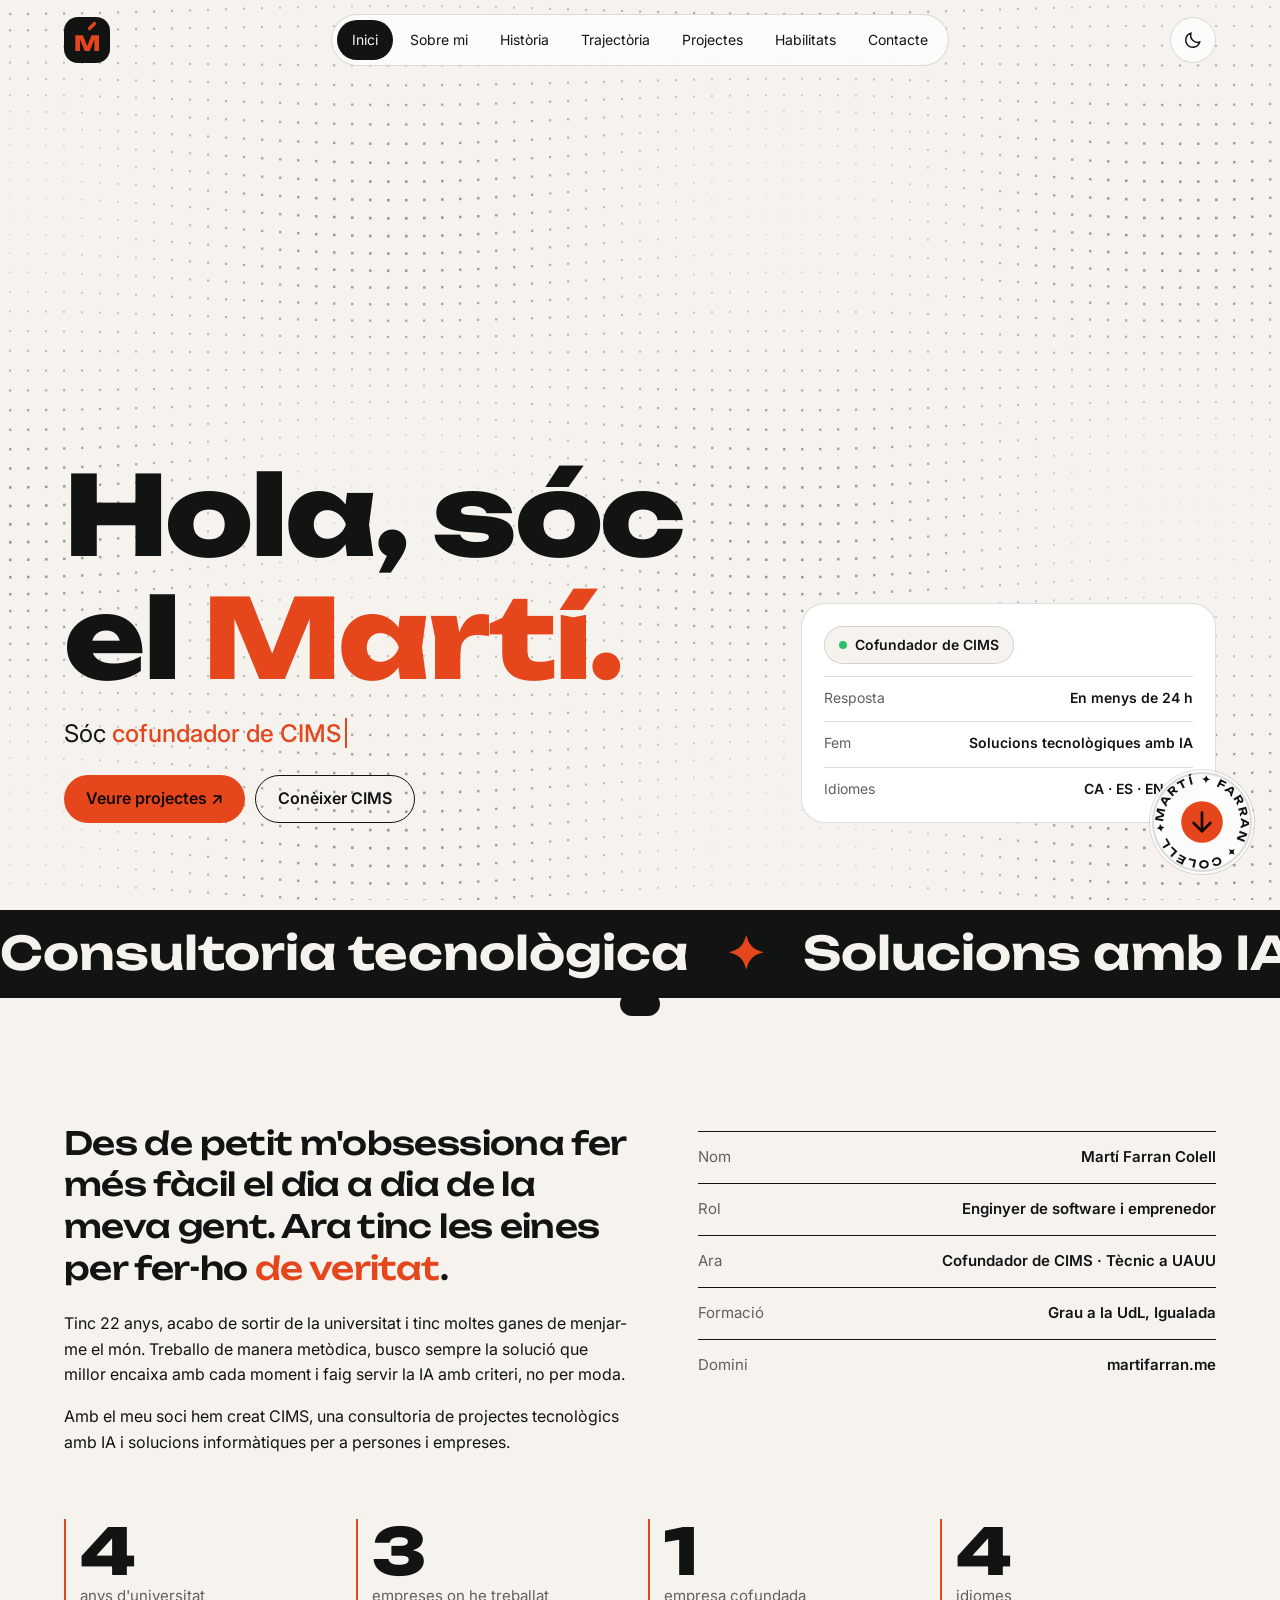
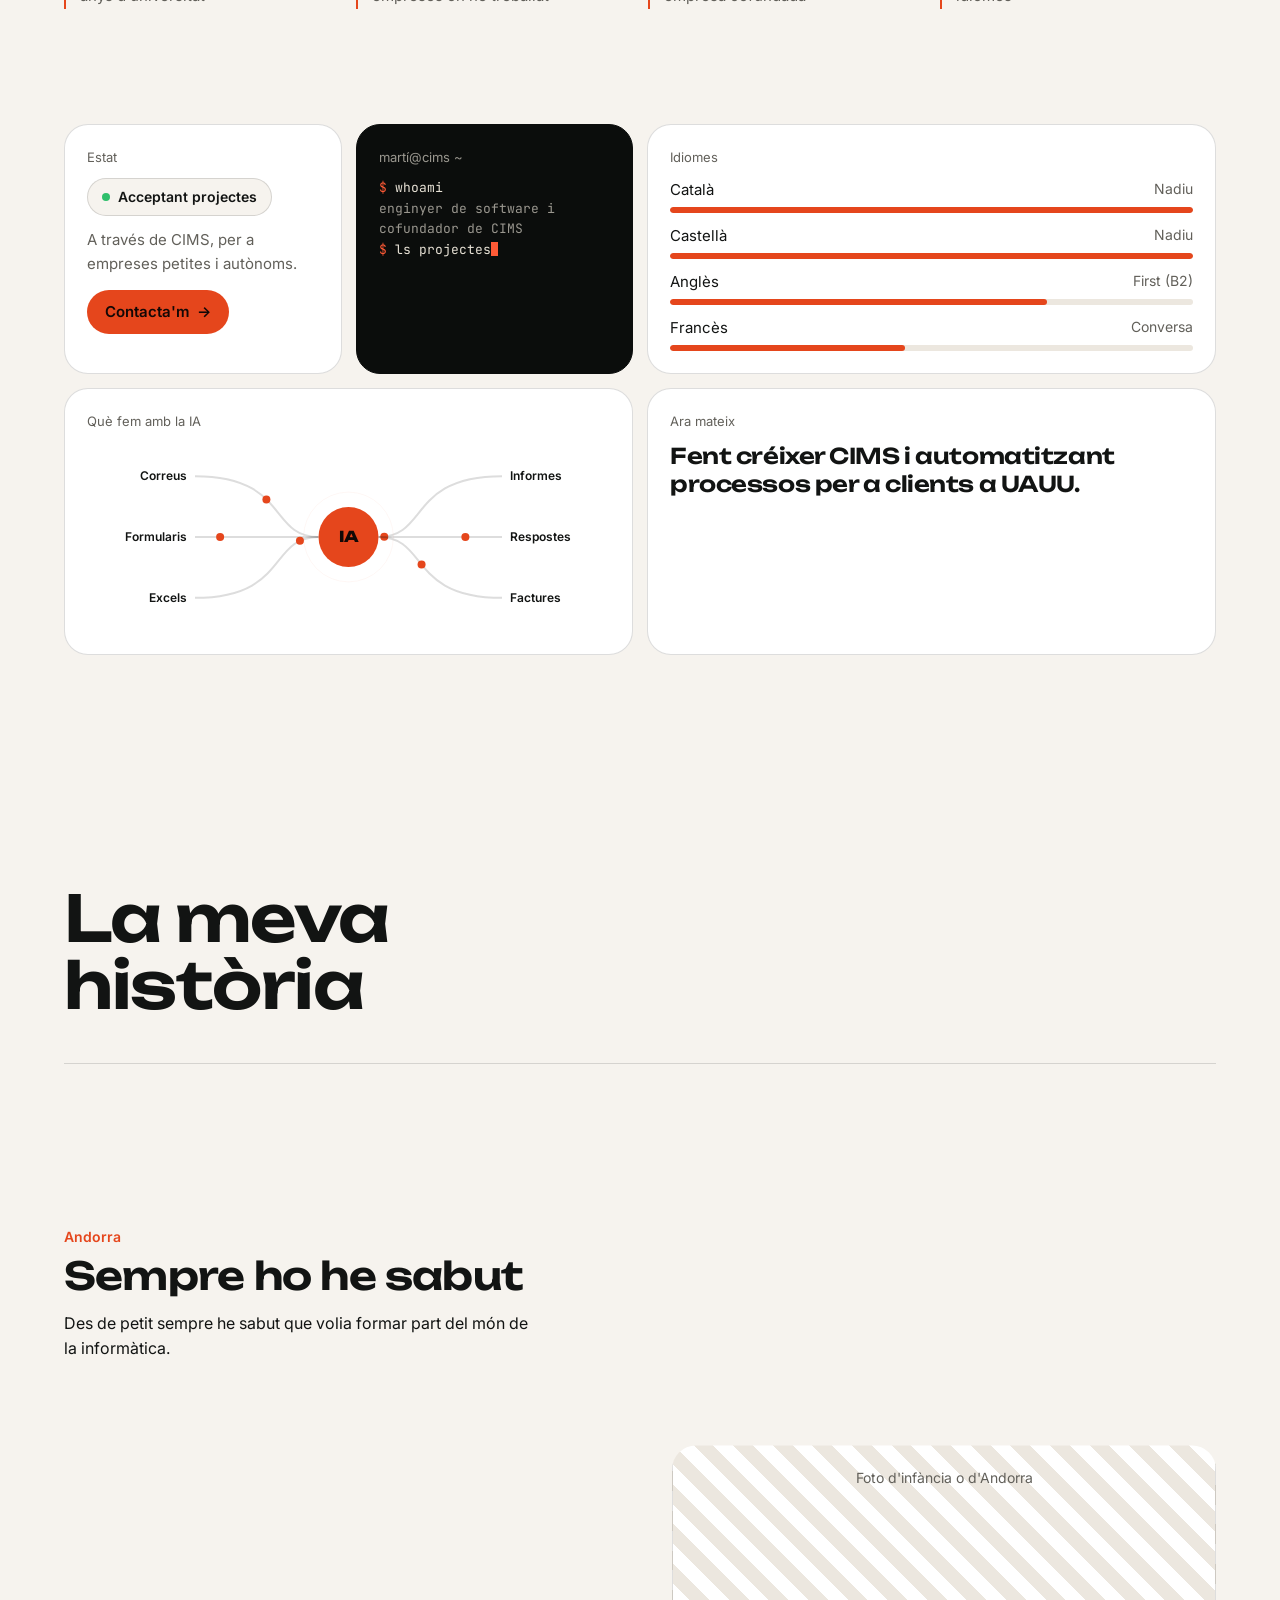
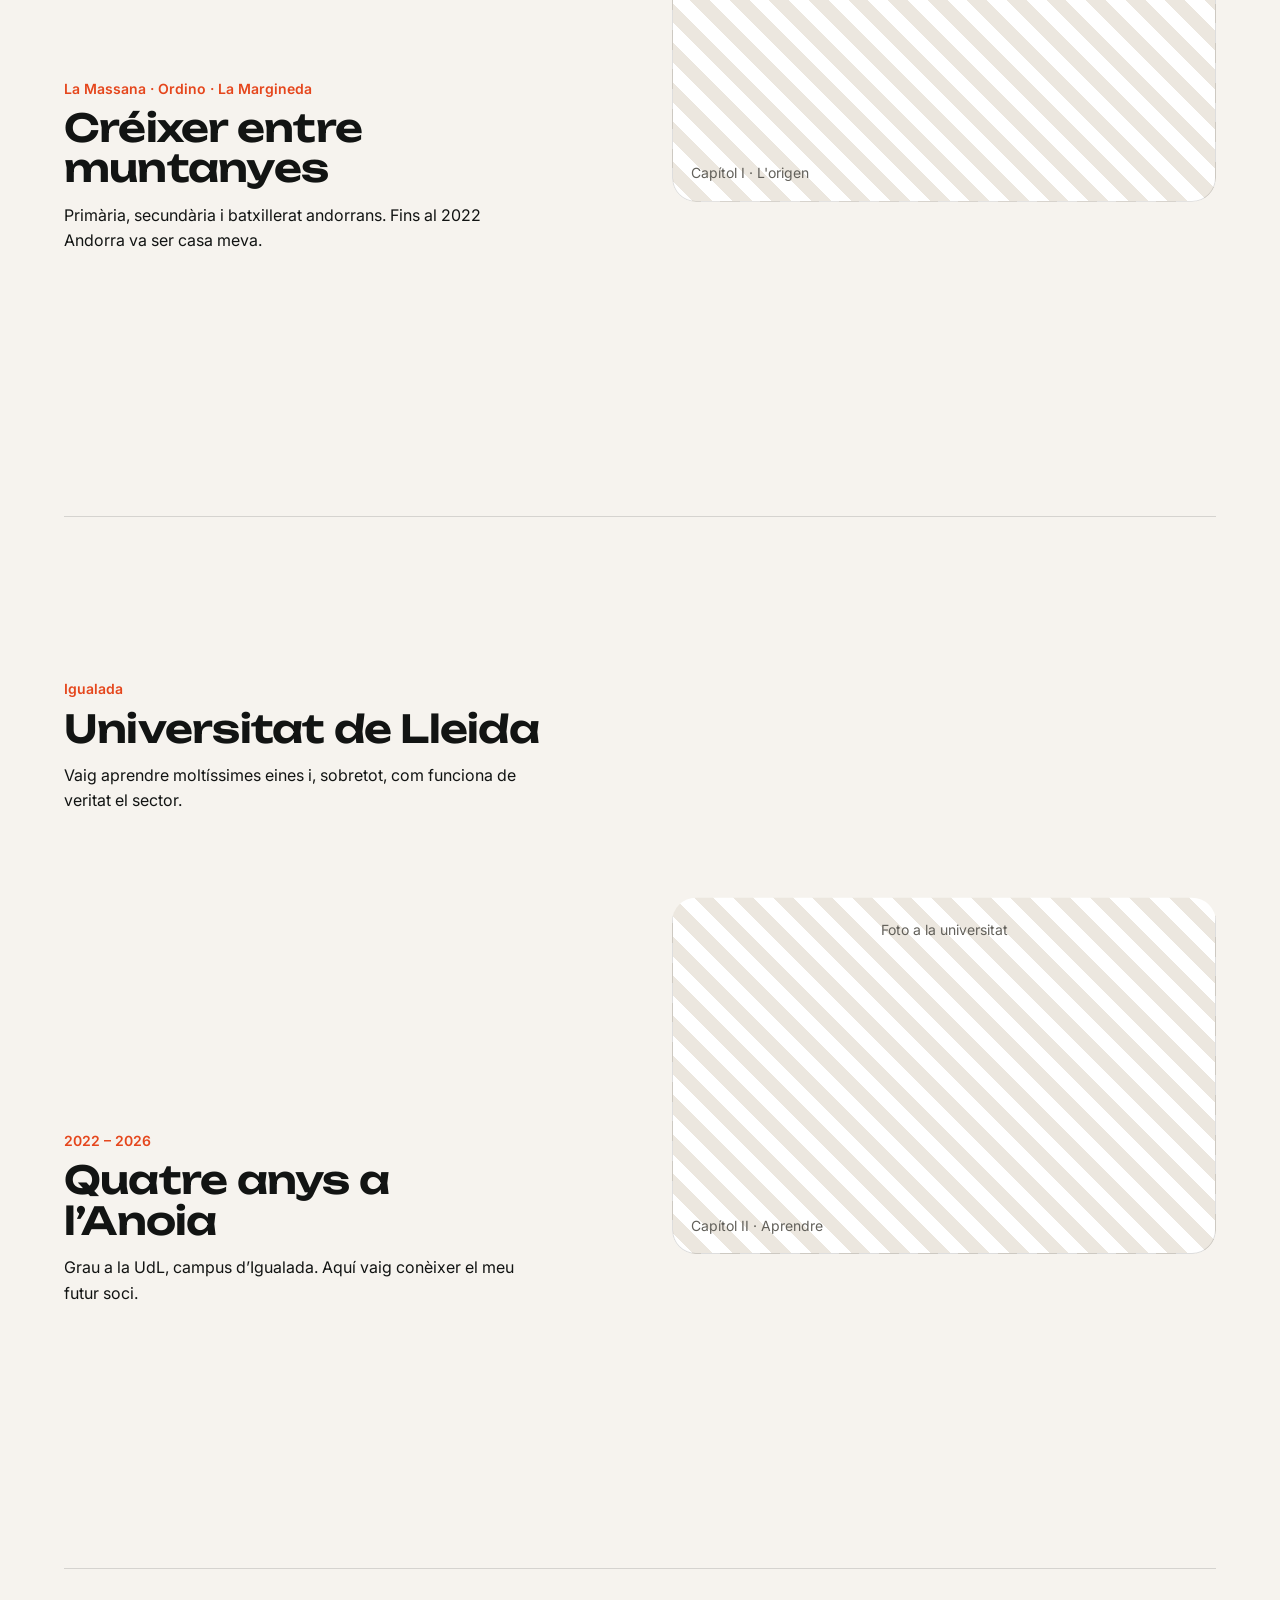
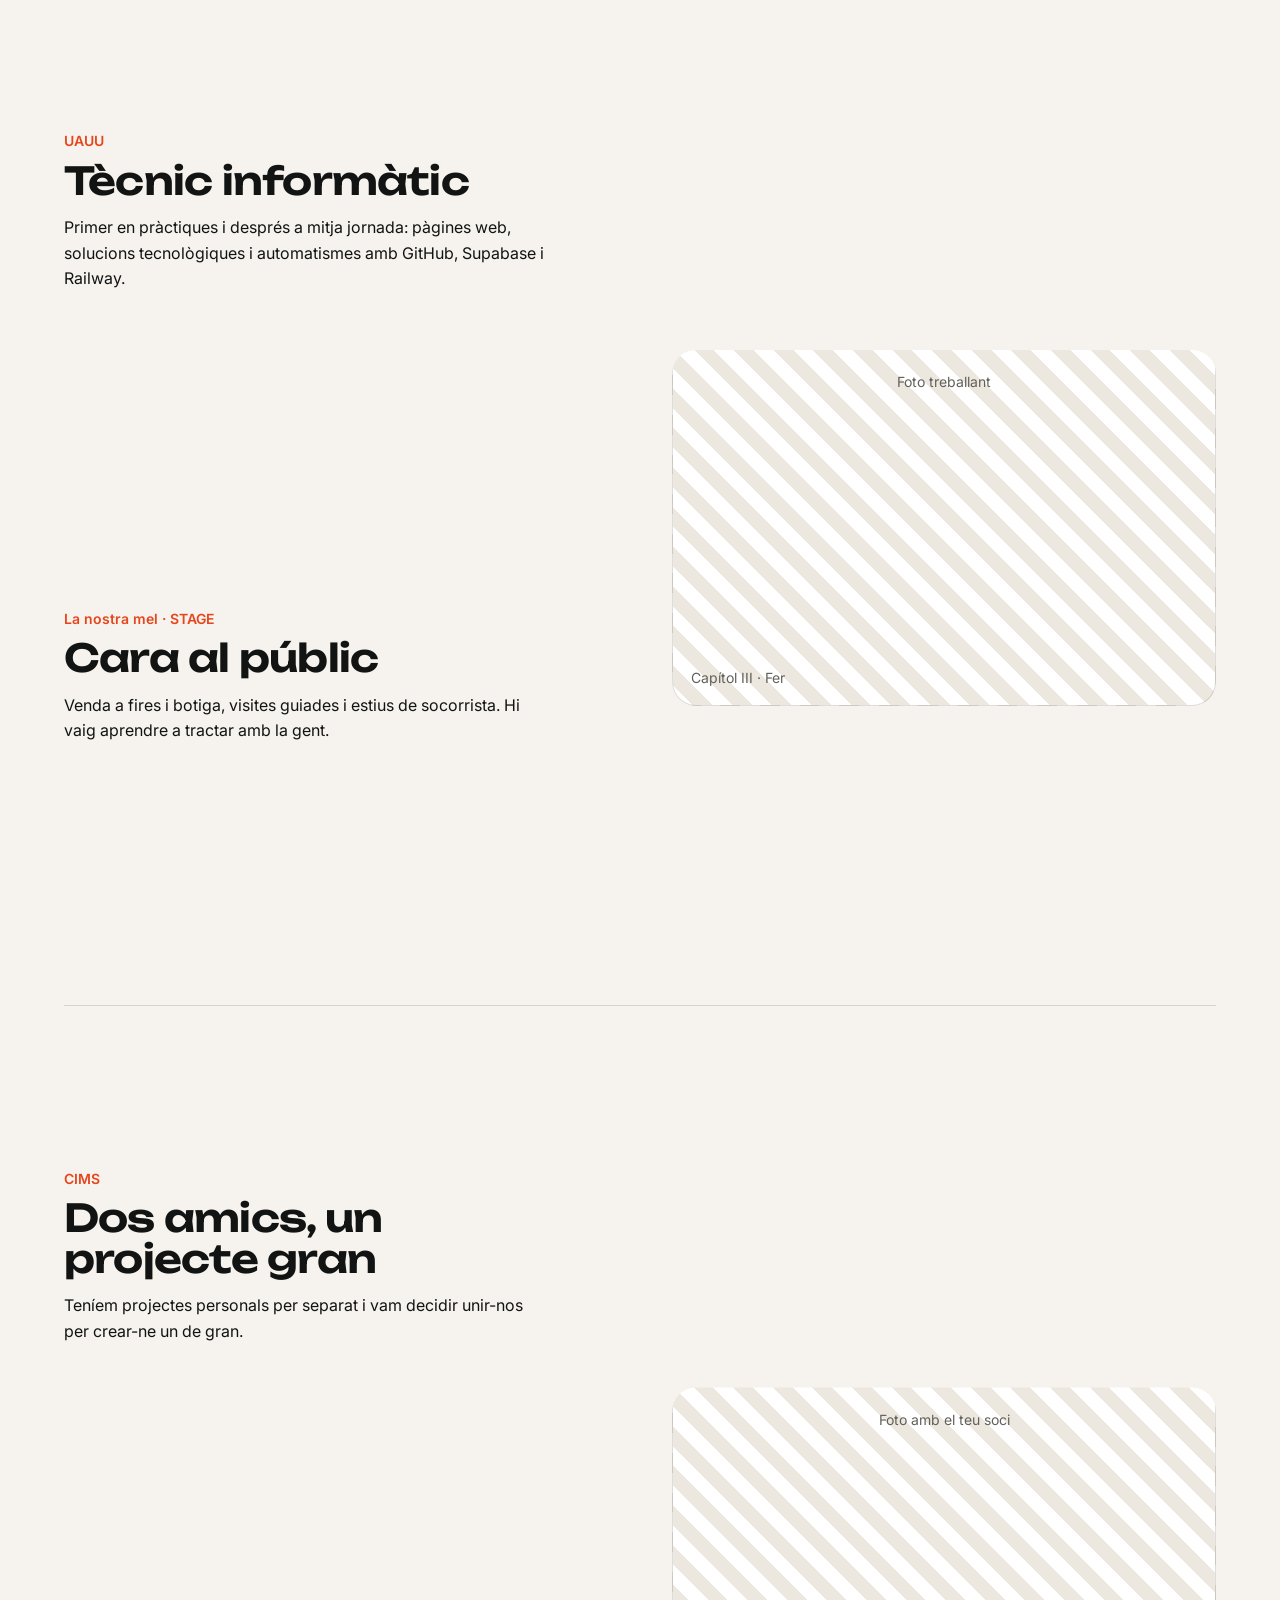
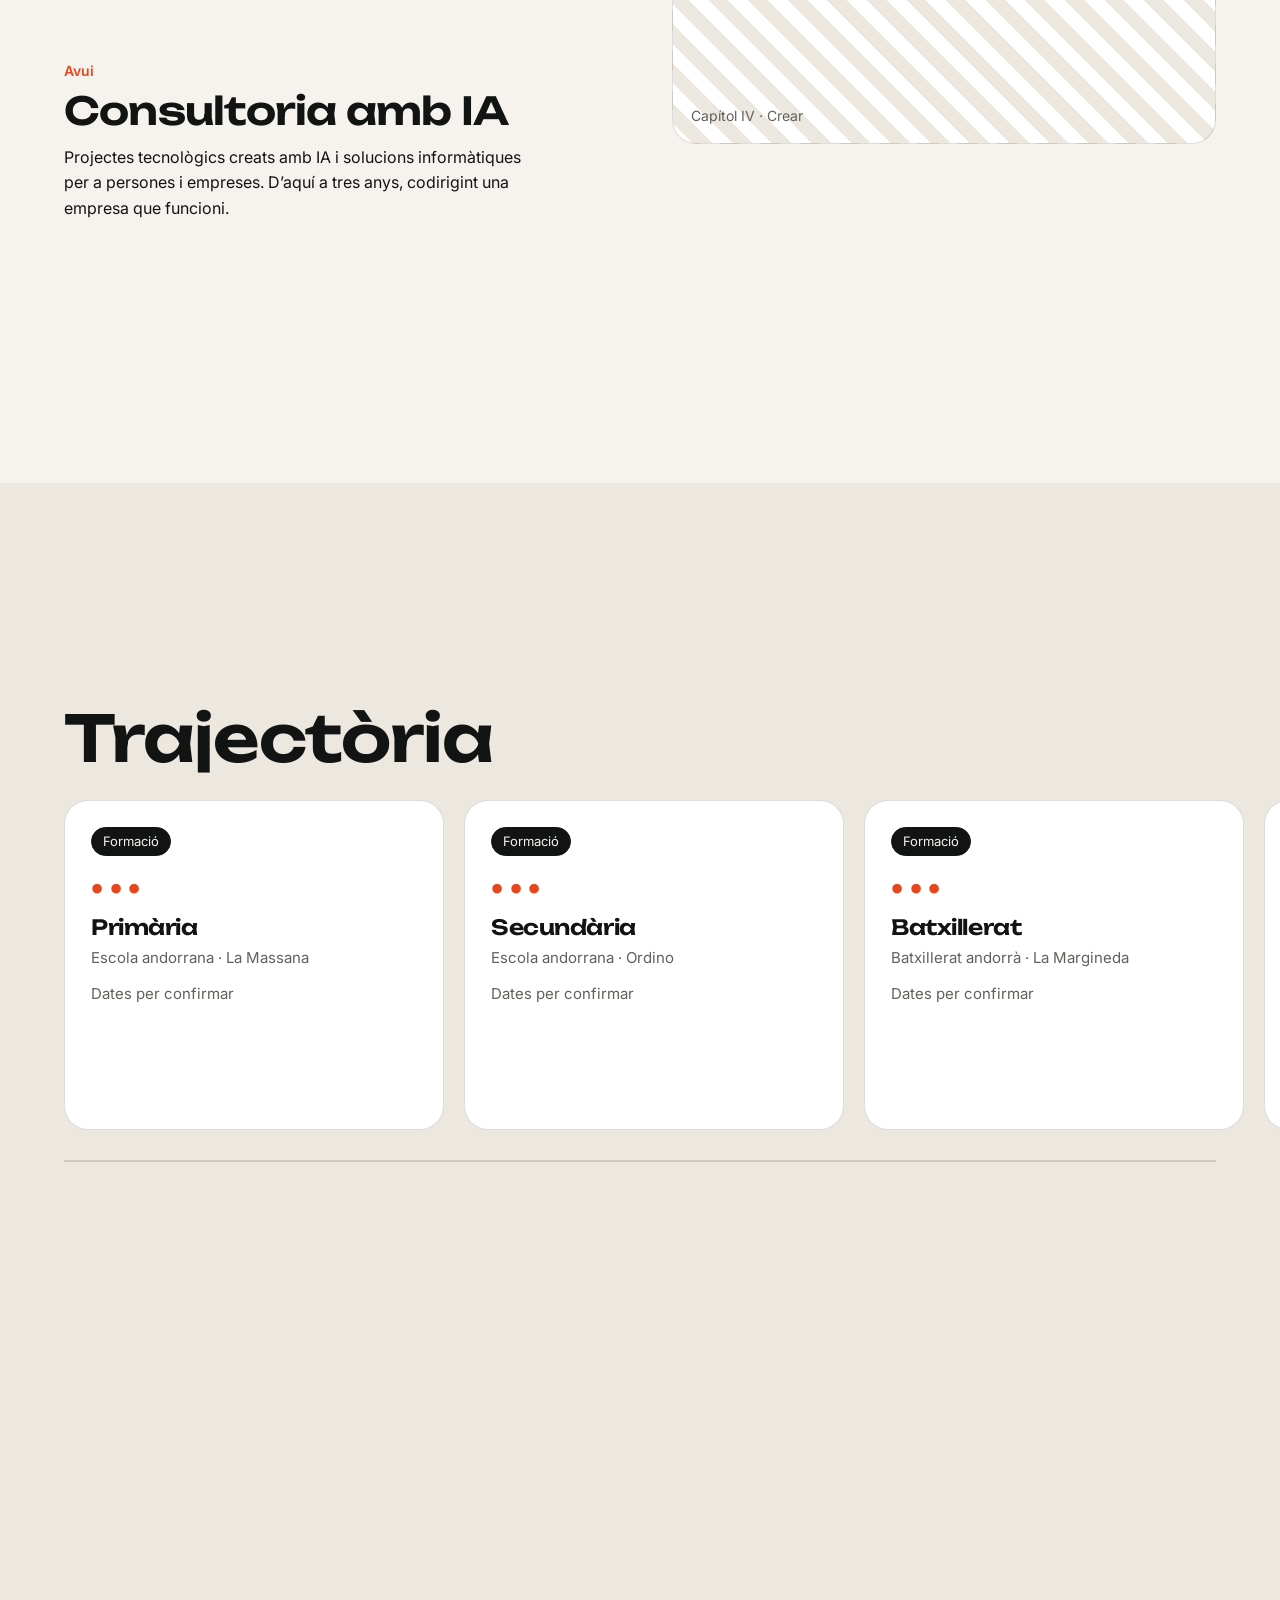
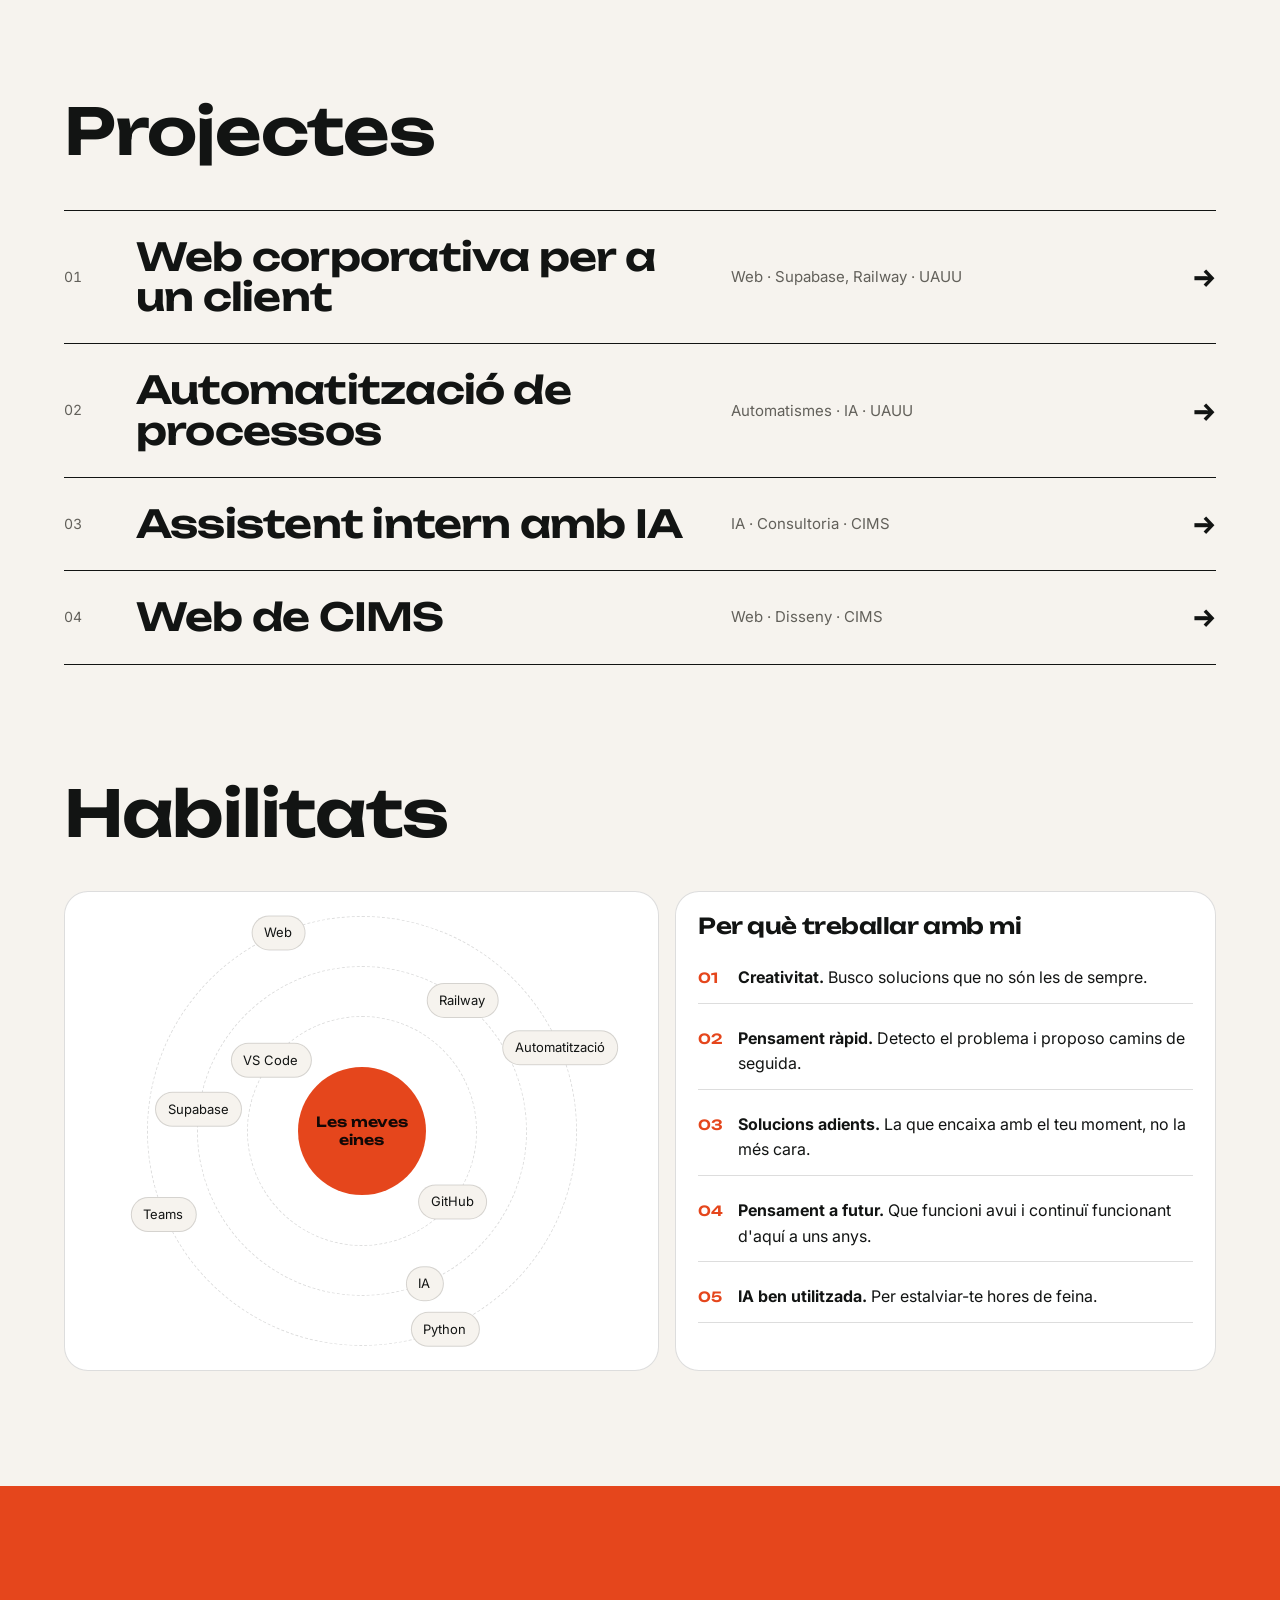
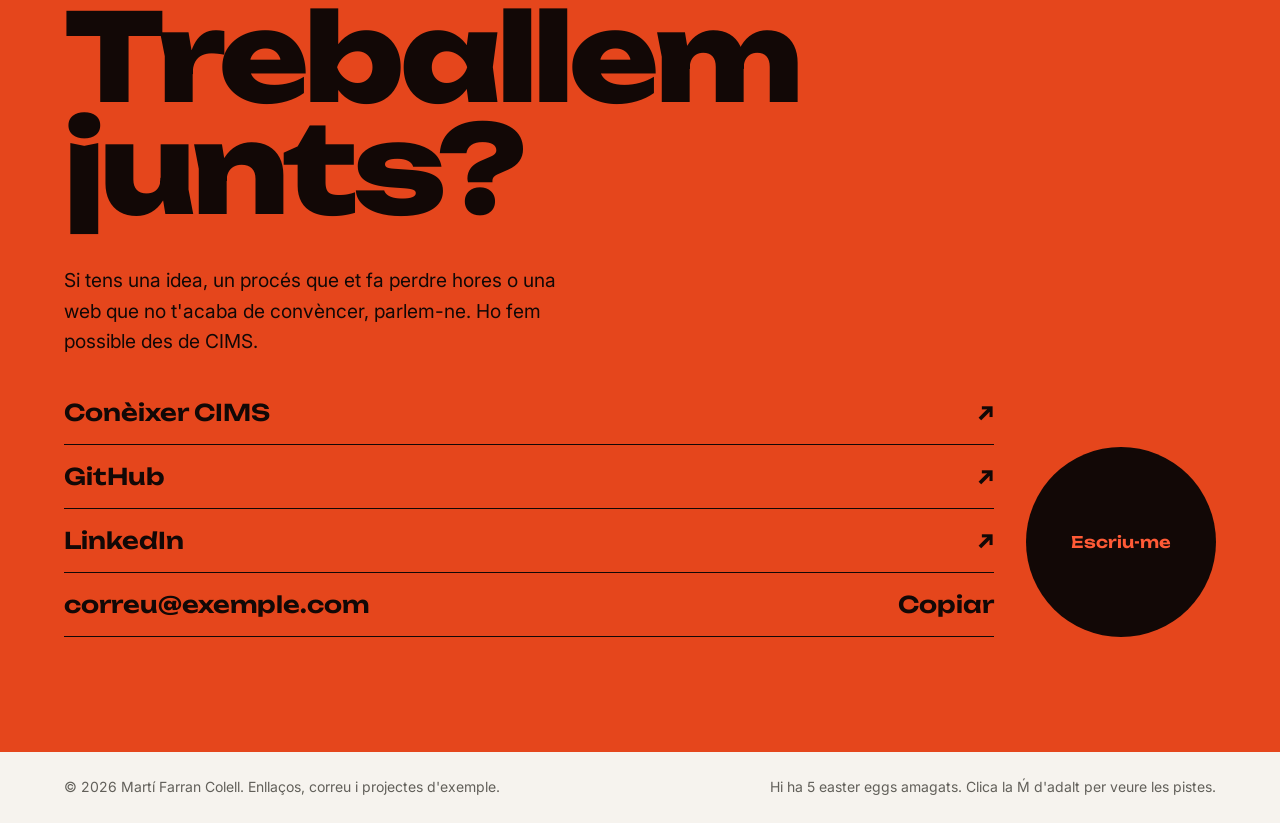
<file: index.html>
<!DOCTYPE html>
<html lang="ca">
<head>
<meta charset="utf-8">
<meta name="viewport" content="width=device-width,initial-scale=1">
<title>Martí Farran Colell</title>
<link rel="icon" id="fav" type="image/svg+xml" href="data:image/svg+xml,%3Csvg%20xmlns%3D%22http%3A//www.w3.org/2000/svg%22%20viewBox%3D%220%200%2046%2046%22%3E%3Crect%20width%3D%2246%22%20height%3D%2246%22%20rx%3D%2214%22%20fill%3D%22%23121413%22/%3E%3Cpath%20transform%3D%22translate%289.82%2034%29%20scale%28.021%20-.021%29%22%20fill%3D%22%23e5461c%22%20d%3D%22M1191%20750V0H969V664L1015%20659L744%200H512L240%20657L286%20663V0H65V750H424L671%20123H586L831%20750Z%22/%3E%3Cpath%20d%3D%22M25.5%2011.5l5-5%22%20stroke%3D%22%23e5461c%22%20stroke-width%3D%223.2%22%20stroke-linecap%3D%22round%22%20fill%3D%22none%22/%3E%3C/svg%3E">
<link rel="preconnect" href="https://fonts.googleapis.com">
<link href="https://fonts.googleapis.com/css2?family=Unbounded:wght@400;600;800&family=Inter:wght@400;500;600&family=JetBrains+Mono:wght@400;600&display=swap" rel="stylesheet">
<style>
/* VOICE occasion: atrevit i lúdic però net i elegant; ha de donar confiança als clients de CIMS
   IDEA una instal·lació interactiva: un camp de punts viu que reacciona a la persona i després explica una història
   PICTURE canvas de partícules a pantalla completa al hero; després capítols amb fotos fixes que alternen costat
   COLOUR paleta Nocturn: tinta #0b0d0c / sorra #e8e2d6 / coral #ff5a36; versió clara: #f6f3ee / #121413 / coral #e5461c
   TYPE Unbounded 800 + Inter
   LAYOUT hero a sang, marquee, xifres, widgets bento, història, trajectòria horitzontal, projectes, habilitats, contacte */
:root{color-scheme:light dark;--bg:light-dark(#f6f3ee,#0b0d0c);--ink:light-dark(#121413,#e8e2d6);--co:light-dark(#e5461c,#ff5a36);--card:light-dark(#ffffff,#161a18);--card2:light-dark(#ece7df,#1d2220);--mut:light-dark(#62605a,#9a978f);--ln:light-dark(rgba(18,20,19,.14),rgba(232,226,214,.13));--onco:#120806}
:root[data-theme=light]{color-scheme:light}:root[data-theme=dark]{color-scheme:dark}
*{box-sizing:border-box;min-width:0}
html{scroll-behavior:smooth;scroll-padding-top:80px}
body{margin:0;background:var(--bg);color:var(--ink);font:16px/1.6 Inter,system-ui,sans-serif;overflow-x:clip;transition:background-color .5s,color .5s}
h1,h2,h3{font-family:Unbounded,sans-serif;line-height:1.05;letter-spacing:-.02em;margin:0;font-weight:600}
a{color:inherit}
button{font:inherit;color:inherit}
:focus-visible{outline:2px solid var(--co);outline-offset:3px}
.band{padding:clamp(64px,9vw,136px) max(5vw,16px)}
.wrap{max-width:1240px;margin:0 auto}
.sh{display:grid;grid-template-columns:minmax(0,1fr) minmax(0,1fr);gap:24px;align-items:end;margin-bottom:44px}
.sh h2{font-size:clamp(34px,5vw,68px)}
.sh p{color:var(--mut);margin:0;max-width:50ch;justify-self:end}
.note{font-size:13px;color:var(--mut)}
/* loader */
#ld{position:fixed;inset:0;z-index:60;background:var(--co);color:var(--onco);display:flex;justify-content:space-between;align-items:flex-end;padding:max(5vw,16px);transition:transform 1s cubic-bezier(.8,0,.2,1)}
#ld b{font:800 clamp(72px,16vw,220px)/.85 Unbounded;letter-spacing:-.04em}
#ld span{font:600 15px Inter;margin-bottom:12px}
#ld.out{transform:translateY(-100%)}
/* nav */
#prog{position:fixed;top:0;left:0;height:2px;background:var(--co);z-index:40;width:0}
.top{position:fixed;top:14px;left:max(5vw,16px);right:max(5vw,16px);z-index:30;display:flex;justify-content:space-between;align-items:center;gap:12px;pointer-events:none}
.top>*{pointer-events:auto}
.lg{font:800 18px Unbounded;text-decoration:none;display:grid;place-items:center;width:46px;height:46px;border-radius:14px;background:var(--ink);color:var(--co);cursor:pointer;border:0}
nav{display:flex;gap:2px;padding:5px;border-radius:99px;background:color-mix(in srgb,var(--card) 70%,transparent);backdrop-filter:blur(14px);border:1px solid var(--ln);overflow-x:auto;max-width:100%}
nav a{text-decoration:none;font-size:14px;padding:9px 15px;border-radius:99px;white-space:nowrap;transition:background .3s,color .3s}
nav a.on,nav a:hover{background:var(--ink);color:var(--bg)}
#th{width:46px;height:46px;border-radius:50%;border:1px solid var(--ln);background:color-mix(in srgb,var(--card) 70%,transparent);backdrop-filter:blur(14px);cursor:pointer;display:grid;place-items:center}
#th svg{width:20px;height:20px}
/* hero */
.hero{position:relative;min-height:100svh;display:flex;align-items:flex-end;padding-bottom:clamp(40px,6vw,88px)}
#fx{position:absolute;inset:0;width:100%;height:100%}
.hero .wrap{position:relative;width:100%;display:grid;grid-template-columns:minmax(0,1.7fr) minmax(0,1fr);gap:32px;align-items:end;pointer-events:none}
.hero .wrap>*{pointer-events:auto}
.hero h1{font-size:clamp(46px,8.6vw,128px);font-weight:800;line-height:.92}
.hero h1 .w{display:block;overflow:hidden;padding:.04em 0 .16em}
.hero h1 .w>span{display:block;transform:translateY(110%);transition:transform 1.2s cubic-bezier(.2,.8,.2,1)}
.hero h1 .w:nth-child(2)>span{transition-delay:.12s;color:var(--co)}
.ready .hero h1 .w>span{transform:none}
.role{font-size:clamp(18px,1.9vw,25px);margin:8px 0 0}
.role b{color:var(--co);font-weight:500;border-right:2px solid var(--co);padding-right:4px}
.hcard{background:color-mix(in srgb,var(--card) 65%,transparent);backdrop-filter:blur(16px);border:1px solid var(--ln);border-radius:24px;padding:18px;display:grid;gap:12px}
.pill{display:inline-flex;align-items:center;gap:8px;background:var(--bg);border:1px solid var(--ln);padding:7px 14px;border-radius:99px;font-weight:600;font-size:14px;justify-self:start}
.pill i{width:8px;height:8px;border-radius:50%;background:#2fbf6b;animation:pl 2s infinite}
@keyframes pl{0%{box-shadow:0 0 0 0 rgba(47,191,107,.6)}70%{box-shadow:0 0 0 9px rgba(47,191,107,0)}}
.hcard .r2{display:flex;justify-content:space-between;gap:10px;font-size:14px;color:var(--mut);border-top:1px solid var(--ln);padding-top:10px}
.hcard .r2 b{color:var(--ink);font-weight:600;text-align:right}
.btn{display:inline-flex;align-items:center;justify-content:center;gap:10px;min-height:48px;padding:0 22px;border-radius:99px;background:var(--co);color:var(--onco);text-decoration:none;font-weight:600;transition:transform .2s;border:0;cursor:pointer}
.btn.o{background:transparent;color:var(--ink);border:1.5px solid var(--ink)}
.btns{display:flex;gap:10px;flex-wrap:wrap;margin-top:22px}
.hint{position:absolute;bottom:20px;left:50%;transform:translateX(-50%);font-size:13px;color:var(--mut);pointer-events:none;white-space:nowrap}
/* marquee */
.mq{background:var(--ink);color:var(--bg);overflow:hidden;padding:20px 0;white-space:nowrap;margin:10px 0}
.mq div{display:inline-block;font:600 clamp(26px,3.6vw,50px)/1 Unbounded;animation:mq 32s linear infinite}
.mq i{font-style:normal;color:var(--co);padding:0 .55em}
@keyframes mq{to{transform:translateX(-50%)}}
/* about */
.about{display:grid;grid-template-columns:minmax(0,1.1fr) minmax(0,1fr);gap:clamp(28px,5vw,80px);align-items:start}
.about .big{font:500 clamp(22px,2.5vw,34px)/1.3 Unbounded;letter-spacing:-.02em;margin:0 0 22px}
.about .big em{font-style:normal;color:var(--co)}
.about p{max-width:58ch}
.facts{display:grid;gap:0;margin-top:8px}
.facts div{position:relative;display:flex;justify-content:space-between;gap:16px;padding:14px 0;font-size:15px}
.facts div::before{content:"";position:absolute;top:0;left:0;height:1px;width:0;background:var(--ink);transition:width 1.1s cubic-bezier(.2,.8,.2,1);transition-delay:var(--d,0s)}
.in .facts div::before,.facts.in div::before{width:100%}
.facts span{color:var(--mut)}
.facts b{font-weight:600;text-align:right}
.stats{display:grid;grid-template-columns:repeat(auto-fit,minmax(8.5em,1fr));gap:16px;margin-top:48px}
.stats div{border-left:2px solid var(--co);padding-left:14px}
.stats b{display:block;font:800 clamp(44px,5vw,72px)/1 Unbounded;letter-spacing:-.04em}
.stats span{color:var(--mut);font-size:15px}
/* widgets */
.wg{display:grid;grid-template-columns:repeat(4,minmax(0,1fr));gap:14px}
.t{background:var(--card);border:1px solid var(--ln);border-radius:24px;padding:22px;position:relative;overflow:hidden;transition:transform .35s cubic-bezier(.2,.8,.2,1)}
.t::before{content:"";position:absolute;inset:0;background:radial-gradient(380px circle at var(--x,50%) var(--y,50%),color-mix(in srgb,var(--co) 16%,transparent),transparent 45%);opacity:0;transition:opacity .3s;pointer-events:none}
.t:hover::before{opacity:1}
.t .lab{font-size:13px;color:var(--mut);display:block;margin-bottom:10px}
.t.w2{grid-column:span 2}
.term{background:light-dark(#0b0d0c,#050606);color:#e8e2d6;border-color:light-dark(#0b0d0c,rgba(232,226,214,.13));font:13px/1.6 'JetBrains Mono',ui-monospace,monospace;min-height:210px}.term .lab{color:#9a978f;font-family:Inter,sans-serif}.term .p{color:#ff5a36}.term .o{color:#9a978f;white-space:pre-wrap}.caret{display:inline-block;width:7px;height:14px;background:#ff5a36;vertical-align:-2px;animation:bl 1s steps(1) infinite}@keyframes bl{50%{opacity:0}}
.flow{position:relative;height:190px}.flow svg{position:absolute;inset:0;width:100%;height:100%}
.go{display:inline-flex;align-items:center;gap:8px;min-height:44px;padding:0 18px;border-radius:99px;background:var(--co);color:var(--onco);text-decoration:none;font-weight:600;font-size:15px}.go:focus-visible{outline:3px solid var(--ink);outline-offset:2px}
.lang{display:grid;gap:11px}
.lang div{display:grid;grid-template-columns:minmax(0,1fr) auto;gap:5px;font-size:15px}
.lang em{font-style:normal;color:var(--mut);font-size:14px}
.lang i{grid-column:1/-1;height:6px;border-radius:6px;background:var(--card2);overflow:hidden}
.lang i::after{content:"";display:block;height:100%;width:0;background:var(--co);border-radius:6px;transition:width 1.3s cubic-bezier(.2,.8,.2,1)}
.in .lang i::after{width:var(--w)}
.now{font:600 clamp(18px,1.7vw,23px)/1.3 Unbounded;letter-spacing:-.02em;margin:0}
/* story */
.ch{padding:clamp(48px,7vw,96px) 0;border-top:1px solid var(--ln)}
.chg{display:grid;grid-template-columns:minmax(0,1fr) minmax(0,1fr);gap:clamp(24px,5vw,80px)}
.ch.rev .stk{order:2}
.stk{position:sticky;top:12vh;height:72vh;align-self:start}
.fr{height:100%;border-radius:24px;background:repeating-linear-gradient(45deg,var(--card) 0 14px,var(--card2) 14px 28px);border:1px solid var(--ln);display:grid;place-items:center;color:var(--mut);font-size:14px;text-align:center;position:relative;overflow:hidden;clip-path:inset(var(--c,35%) 0 0 0 round 24px)}
.fr .cap{position:absolute;left:18px;bottom:16px;text-align:left}
.fr .no{position:absolute;right:18px;top:12px;font:800 clamp(64px,8vw,120px)/1 Unbounded;color:var(--co);opacity:.9}
.steps{display:grid;gap:34vh;padding:8vh 0 18vh}
.step{max-width:48ch}
.step .k{font-size:14px;color:var(--co);font-weight:600;display:block;margin-bottom:8px}
.step h3{font-size:clamp(26px,3vw,40px);margin-bottom:14px}
.step p{margin:0 0 10px}
.step .org{color:var(--mut)}
/* horizontal trajectory */
.hs{height:300vh;position:relative;background:var(--card2)}
.hs .pin{position:sticky;top:0;height:100vh;overflow:hidden;display:flex;flex-direction:column;justify-content:center}
.hs .ttl{padding:0 max(5vw,16px) 28px;display:flex;justify-content:space-between;align-items:end;gap:16px;flex-wrap:wrap}
.hs .ttl h2{font-size:clamp(34px,5vw,68px)}
.track{display:flex;gap:20px;padding:0 max(5vw,16px);will-change:transform}
.card{flex:none;width:min(380px,80vw);background:var(--card);border:1px solid var(--ln);border-radius:24px;padding:26px;display:flex;flex-direction:column;gap:8px;min-height:330px}
.card .yr{font:800 38px/1 Unbounded;color:var(--co);letter-spacing:-.03em}
.card h3{font-size:21px}
.card .org{color:var(--mut);font-size:15px}
.card p{margin:4px 0 0;font-size:15px}
.tg{display:inline-block;font-size:13px;border:1px solid var(--ln);border-radius:99px;padding:3px 11px;align-self:flex-start;margin-bottom:6px}
.tg.f{background:var(--ink);color:var(--bg);border-color:var(--ink)}
.tg.w{background:var(--co);color:var(--onco);border-color:var(--co)}
.bar{height:2px;background:var(--ln);margin:30px max(5vw,16px) 0;position:relative}
.bar i{position:absolute;inset:0 auto 0 0;width:0;background:var(--co)}
/* projects */
.pl{border-top:1px solid var(--ink)}
.pr{display:grid;grid-template-columns:3.5em minmax(0,1.3fr) minmax(0,1fr) auto;gap:16px;align-items:center;padding:26px 0;border-bottom:1px solid var(--ink);text-decoration:none;transition:padding .35s,color .35s}
.pr h3{font-size:clamp(22px,3vw,40px)}
.pr .n{color:var(--mut);font-size:14px;font-variant-numeric:tabular-nums}
.pr .d{color:var(--mut);font-size:15px}
.pr .ar{font:600 26px Unbounded;transition:transform .3s}
.pr:hover{padding-left:16px;color:var(--co)}
.pr:hover .ar{transform:rotate(-45deg)}
#pv{position:fixed;left:0;top:0;width:320px;height:210px;pointer-events:none;z-index:25;border-radius:18px;background:var(--co);color:var(--onco);display:grid;place-items:center;text-align:center;padding:20px;font-weight:600;opacity:0;transform:translate(-50%,-50%) scale(.6);transition:opacity .25s,transform .25s}
#pv.on{opacity:1;transform:translate(-50%,-50%) scale(1)}
/* skills */
.sk{display:grid;grid-template-columns:minmax(0,1.1fr) minmax(0,1fr);gap:16px}
.orb{position:relative;min-height:480px;display:grid;place-items:center;padding:0}
.orb .core{width:128px;height:128px;border-radius:50%;background:var(--co);color:var(--onco);display:grid;place-items:center;font:600 14px/1.25 Unbounded;text-align:center;z-index:2}
.ring{position:absolute;inset:0;margin:auto;border:1px dashed var(--ln);border-radius:50%;animation:spin linear infinite}
.ring span{position:absolute;top:50%;left:50%}
.ring em{display:inline-block;font-style:normal;font-size:13px;padding:6px 12px;border-radius:99px;background:var(--bg);border:1px solid var(--ln);white-space:nowrap;animation:cr linear infinite}
@keyframes spin{to{transform:rotate(360deg)}}
@keyframes cr{to{transform:rotate(-360deg)}}
.why h3{font-size:22px;margin-bottom:16px}
.why ul{list-style:none;margin:0;padding:0;display:grid;gap:10px}
.why li{display:flex;gap:12px;align-items:baseline;padding:12px 0;border-bottom:1px solid var(--ln)}
.why li b{font:600 14px Unbounded;color:var(--co);min-width:2em}
/* contact */
.ct{background:var(--co);color:var(--onco)}
.ct h2{font-size:clamp(46px,9.5vw,148px);font-weight:800;letter-spacing:-.04em;line-height:.92}
.ctg{display:grid;grid-template-columns:minmax(0,1fr) auto;gap:32px;align-items:end;margin-top:40px}
.ctg p{font-size:clamp(17px,1.5vw,20px);max-width:44ch;margin:0}
.ln a{display:flex;justify-content:space-between;gap:16px;padding:17px 0;border-bottom:1.5px solid var(--onco);text-decoration:none;font:600 clamp(17px,1.9vw,23px) Unbounded;transition:padding .3s}
.ln a:hover{padding-left:12px}
.mag{display:grid;place-items:center;width:clamp(140px,15vw,190px);aspect-ratio:1;border-radius:50%;background:var(--onco);color:#ff5a36;font:600 16px Unbounded;text-decoration:none;transition:transform .2s;text-align:center}
footer{display:flex;justify-content:space-between;gap:12px;flex-wrap:wrap;padding:24px max(5vw,16px);font-size:14px;color:var(--mut)}
#toast{position:fixed;left:50%;bottom:24px;transform:translate(-50%,140px);background:var(--ink);color:var(--bg);padding:12px 20px;border-radius:14px;font-weight:600;z-index:50;transition:transform .45s cubic-bezier(.2,.8,.2,1);max-width:calc(100% - 32px)}
#toast.on{transform:translate(-50%,0)}
/* cursor */
#lens{position:fixed;left:0;top:0;width:18px;height:18px;border-radius:50%;pointer-events:none;z-index:56;display:none;-webkit-backdrop-filter:url(#swap);backdrop-filter:url(#swap);will-change:transform}
#cur{position:fixed;inset:0;width:100%;height:100%;pointer-events:none;z-index:55;overflow:visible}

.eg{position:relative}
.lg{position:relative;padding:0;overflow:hidden;background:none}
.lg svg{width:46px;height:46px;display:block}
.lg .bk{fill:var(--ink)}
.lg .lq{fill:var(--co)}
.lg #lgr{transition:y .9s cubic-bezier(.2,.8,.2,1)}
.lg text{font:800 21px Unbounded,sans-serif}
.lg .ac{fill:none;stroke-width:3.2;stroke-linecap:round}
.lg .mk text{fill:var(--co)}.lg .mk .ac{stroke:var(--co)}
.lg .mk2 text{fill:var(--onco)}.lg .mk2 .ac{stroke:var(--onco)}
.lg span{position:absolute;right:3px;bottom:2px;font:600 9px Inter;color:var(--bg);opacity:.85;mix-blend-mode:normal}
.lg.full span{color:var(--onco)}
.lg.pop{animation:lgpop .7s cubic-bezier(.2,.8,.2,1)}
@keyframes lgpop{40%{transform:scale(1.25) rotate(-8deg)}}
.hints{position:absolute;top:56px;left:0;width:min(330px,calc(100vw - 32px));background:var(--card);border:1px solid var(--ln);border-radius:20px;padding:18px;box-shadow:0 20px 50px -20px rgba(0,0,0,.45);z-index:35}
.hints[hidden]{display:none}
.hh{display:flex;justify-content:space-between;align-items:baseline;margin-bottom:10px}
.hh b{font:600 16px Unbounded}
.hh span{color:var(--mut);font-size:14px}
.hints ol{list-style:none;margin:0 0 10px;padding:0;display:grid;gap:8px}
.hints li{display:grid;grid-template-columns:28px minmax(0,1fr);gap:10px;align-items:center;font-size:15px;padding:8px 10px;border-radius:12px;background:var(--card2)}
.hints li i{width:28px;height:28px;border-radius:50%;display:grid;place-items:center;font-style:normal;font:600 12px Unbounded;border:1.5px dashed var(--mut);color:var(--mut)}
.hints li.ok i{background:var(--co);border:0;color:var(--onco)}
.hints li.ok b{font:600 13px Unbounded;color:var(--co);display:block}
#star{position:fixed;left:0;top:0;z-index:57;pointer-events:none;display:none;font:700 30px/1 Unbounded,sans-serif;color:var(--co);-webkit-text-stroke:1.5px var(--ink);will-change:transform}
@media(hover:hover){.done #star{display:block}.done #lens,.done #cur{display:none!important}.done,.done *{cursor:none!important}}
.burst{position:fixed;left:0;top:0;pointer-events:none;z-index:58}
.burst.ring{width:16px;height:16px;margin:-8px 0 0 -8px;border-radius:50%;border:2.5px solid var(--co)}
.burst.sp{width:9px;height:9px;margin:-4.5px 0 0 -4.5px;border-radius:50%;background:var(--co);box-shadow:0 0 0 1px var(--bg)}
#chg{position:fixed;left:0;top:0;width:120px;height:120px;margin:-60px 0 0 -60px;pointer-events:none;z-index:57;opacity:0;transition:opacity .2s;overflow:visible}
#chg.on{opacity:1}
#chg circle{fill:none;stroke-width:3}
#chg .b{stroke:color-mix(in srgb,var(--co) 25%,transparent)}
#chg .a{stroke:var(--co);stroke-dasharray:100;stroke-dashoffset:100;stroke-linecap:round;transform:rotate(-90deg)}
::selection{background:var(--co);color:var(--onco)}
.ct ::selection,.btn:not(.o)::selection,.btn:not(.o) ::selection{background:var(--onco);color:#ff5a36}
#void{position:fixed;inset:0;z-index:52;background:transparent;display:flex;flex-direction:column;align-items:center;justify-content:flex-end;gap:14px;padding:24px 24px 9vh;cursor:pointer;text-align:center}
#vf,#vt{display:none}
#void[hidden]{display:none}
#vf{width:min(560px,86vw);height:auto;overflow:visible}
#void .ball{fill:var(--card);stroke:var(--ink);stroke-width:7;transform-box:fill-box;transform-origin:center;transition:transform .35s cubic-bezier(.2,.8,.2,1)}
#void .pup{fill:var(--ink);transform-box:fill-box;transform-origin:center;transition:r .3s}
#void .lid,#void .hap,#void .brow{opacity:0;transition:opacity .25s}
#void .lid rect{fill:var(--bg)}
#void .lid line,#void .hap,#void .brow{stroke:var(--ink);stroke-width:8;stroke-linecap:round;fill:none}
#void.mad .brow{opacity:1}
#void.mad .ball{transform:scaleY(.78)}
#void.mad .pup{fill:var(--co)}
#void.meh .lid{opacity:1}
#void.happy .ball,#void.happy .pup,#void.happy .lid,#void.happy .brow{opacity:0}
#void.happy .hap{opacity:1}
#vt{font:800 clamp(30px,5vw,64px)/1.05 Unbounded,sans-serif;letter-spacing:-.03em;margin:0;min-height:1.1em}
#vb{font-size:17px}
#vb[hidden]{display:none}
#vh{min-height:1em}
#sb{position:fixed;right:max(2vw,16px);bottom:max(2vw,16px);width:104px;height:104px;border-radius:50%;border:0;padding:0;background:color-mix(in srgb,var(--card) 80%,transparent);backdrop-filter:blur(10px);z-index:30;cursor:pointer;box-shadow:0 0 0 1px var(--ln)}
#sb svg{width:100%;height:100%;display:block;overflow:visible}
#sb .trk{fill:none;stroke:var(--ln);stroke-width:2}
#sb .prg{fill:none;stroke:var(--co);stroke-width:3;stroke-linecap:round;stroke-dasharray:100;stroke-dashoffset:100;transform:rotate(-90deg);transform-origin:50px 50px}
#sb text{font:600 10.5px Unbounded,sans-serif;fill:var(--ink)}
#sb #sbr,#sb #sba{transform-origin:50px 50px}
#sb .dot{fill:var(--co)}
#sb .arw{fill:none;stroke:var(--onco);stroke-width:2.6;stroke-linecap:round;stroke-linejoin:round}
@media(max-width:600px){#sb{width:78px;height:78px}}
@media(hover:none){#cur,#pv,#lens{display:none!important}}
.pvon #lens,.pvon #cur{opacity:0}
#lens,#cur{transition:opacity .2s}
.pvon .pr{cursor:none}
/* reveal */
.js .r{opacity:0;transform:translateY(40px);transition:opacity 1s,transform 1s cubic-bezier(.2,.8,.2,1);transition-delay:var(--d,0s)}
.js .r.in{opacity:1;transform:none}
@media(max-width:900px){.sh,.about,.sk,.ctg{grid-template-columns:1fr}.sh p{justify-self:start}.hero .wrap{grid-template-columns:1fr}.wg{grid-template-columns:1fr 1fr}.chg{grid-template-columns:1fr}.ch.rev .stk{order:0}.stk{position:relative;top:0;height:52vh}.steps{gap:56px;padding:40px 0 0}.pr{grid-template-columns:2.6em minmax(0,1fr) auto}.pr .d{display:none}}
@media(max-width:600px){nav{display:none}.wg{grid-template-columns:1fr}.t.w2{grid-column:auto}.hs{height:auto}.hs .pin{position:static;height:auto;padding:72px 0}.track{flex-direction:column;transform:none!important}.card{width:auto;min-height:0}.bar{display:none}.orb{min-height:360px}.orb>div.rings{transform:scale(.74)}.hint{display:none}}
@media(prefers-reduced-motion:reduce){*{animation:none!important;transition:none!important}#ld{display:none}.hero h1 .w>span{transform:none}}
</style>
</head>
<body>
<div id="ld"><b id="ldn">0</b><span>Martí Farran Colell</span></div>
<div id="prog"></div><svg id="cur" aria-hidden="true"></svg><div id="lens"></div><div id="star" aria-hidden="true">✦</div><svg id="chg" aria-hidden="true" viewBox="-60 -60 120 120"><circle class="b" r="30"/><circle class="a" r="30" pathLength="100"/></svg>
<svg width="0" height="0" style="position:absolute" aria-hidden="true"><filter id="swap" x="0" y="0" width="100%" height="100%" color-interpolation-filters="sRGB">
<feColorMatrix in="SourceGraphic" type="matrix" values="1.2126 -.2848 .0722 0 0  1 -1 0 0 0  0 0 0 0 0  0 0 0 0 1" result="f"/>
<feComponentTransfer in="f" result="m"><feFuncR type="discrete" tableValues="1 1 1 1 1 1 1 1 1 0 0 0 0 0 0 0 0 0 0 0"/><feFuncG type="discrete" tableValues="0 0 0 0 0 0 0 1 1 1 1 1 1 1 1 1 1 1 1 1"/><feFuncB type="discrete" tableValues="0"/></feComponentTransfer>
<feColorMatrix in="m" type="matrix" values="0 1 0 0 0  1 0 0 0 0  0 0 0 0 0  0 0 0 0 1" result="z"/>
<feColorMatrix id="fin" in="z" type="matrix" values="0 0 0 0 0  0 0 0 0 0  0 0 0 0 0  0 0 0 0 1"/>
</filter></svg><div id="pv"></div><div id="toast"></div>
<div id="void" hidden><svg id="vf" viewBox="0 0 400 210" aria-hidden="true">
<g class="eye" data-c="120"><ellipse class="ball" cx="120" cy="110" rx="64" ry="64"/><circle class="pup" cx="120" cy="110" r="22"/><g class="lid"><rect x="50" y="40" width="140" height="66"/><line x1="54" y1="106" x2="186" y2="106"/></g><path class="hap" d="M66 122 Q120 56 174 122"/><line class="brow" x1="62" y1="38" x2="170" y2="70"/></g>
<g class="eye" data-c="280"><ellipse class="ball" cx="280" cy="110" rx="64" ry="64"/><circle class="pup" cx="280" cy="110" r="22"/><g class="lid"><rect x="210" y="40" width="140" height="66"/><line x1="214" y1="106" x2="346" y2="106"/></g><path class="hap" d="M226 122 Q280 56 334 122"/><line class="brow" x1="338" y1="38" x2="230" y2="70"/></g>
</svg><p id="vt"></p><button id="vb" class="btn" hidden>Demanar perdó</button><span id="vh" class="note">Clica per continuar</span></div>

<button id="sb" aria-label="Tornar a dalt"><svg viewBox="0 0 100 100" aria-hidden="true"><defs><path id="cpth" d="M50,50 m-37,0 a37,37 0 1,1 74,0 a37,37 0 1,1 -74,0"/></defs><circle class="trk" cx="50" cy="50" r="47"/><circle id="sbp" class="prg" cx="50" cy="50" r="47" pathLength="100"/><g id="sbr"><text><textPath href="#cpth" textLength="231" lengthAdjust="spacing">MARTÍ ✦ FARRAN ✦ COLELL ✦</textPath></text></g><g id="sba"><circle cx="50" cy="50" r="20" class="dot"/><path d="M50 41v18M42 51l8 8 8-8" class="arw"/></g></svg></button>


<div class="top">
  <div class="eg"><button class="lg" id="lg" aria-label="Easter eggs: pistes" aria-expanded="false" aria-controls="hints"><svg viewBox="0 0 46 46" aria-hidden="true"><defs><clipPath id="lgfill"><rect id="lgr" x="0" y="46" width="46" height="46"/></clipPath></defs><rect class="bk" width="46" height="46"/><rect class="lq" width="46" height="46" clip-path="url(#lgfill)"/><g class="mk"><text x="23" y="34" text-anchor="middle">M</text><path d="M25.5 11.5l5-5" class="ac"/></g><g class="mk2" clip-path="url(#lgfill)"><text x="23" y="34" text-anchor="middle">M</text><path d="M25.5 11.5l5-5" class="ac"/></g></svg><span id="lgn" hidden></span></button>
  <div class="hints" id="hints" hidden><div class="hh"><b>Easter eggs</b><span id="hcount">0 de 5</span></div><ol id="hl"></ol><p class="note">Escriu la paraula en qualsevol lloc de la pàgina, sense clicar enlloc.</p></div></div>
  <nav id="nav"><a href="#top" class="on">Inici</a><a href="#sobre">Sobre mi</a><a href="#historia">Història</a><a href="#traj">Trajectòria</a><a href="#proj">Projectes</a><a href="#hab">Habilitats</a><a href="#ct">Contacte</a></nav>
  <button id="th" aria-label="Canviar entre mode clar i fosc"></button>
</div>

<header class="hero band" id="top"><canvas id="fx" aria-hidden="true"></canvas>
  <div class="wrap">
    <div>
      <h1><span class="w"><span>Hola, sóc</span></span><span class="w"><span><i style="color:var(--ink);font-style:normal">el</i> Martí.</span></span></h1>
      <p class="role">Sóc <b id="rot">enginyer de software</b></p>
      <div class="btns"><a class="btn mg" href="#proj">Veure projectes ↗</a><a class="btn o mg" href="#ct">Conèixer CIMS</a></div>
    </div>
    <div class="hcard t" id="hc">
      <span class="pill"><i></i>Cofundador de CIMS</span>
      <div class="r2"><span>Resposta</span><b>En menys de 24 h</b></div>
      <div class="r2"><span>Fem</span><b>Solucions tecnològiques amb IA</b></div>
      <div class="r2"><span>Idiomes</span><b>CA · ES · EN · FR</b></div>
    </div>
  </div>
  
</header>

<div class="mq" aria-hidden="true"><div>Consultoria tecnològica <i>✦</i> Solucions amb IA <i>✦</i> Desenvolupament web <i>✦</i> Automatitzacions <i>✦</i> Informàtica per a empreses <i>✦</i> Consultoria tecnològica <i>✦</i> Solucions amb IA <i>✦</i> Desenvolupament web <i>✦</i> Automatitzacions <i>✦</i> Informàtica per a empreses <i>✦</i></div></div>

<section class="band" id="sobre"><div class="wrap">
  <div class="about">
    <div class="r">
      <p class="big">Des de petit m'obsessiona fer més fàcil el dia a dia de la meva gent. Ara tinc les eines per fer-ho <em>de veritat</em>.</p>
      <p>Tinc 22 anys, acabo de sortir de la universitat i tinc moltes ganes de menjar-me el món. Treballo de manera metòdica, busco sempre la solució que millor encaixa amb cada moment i faig servir la IA amb criteri, no per moda.</p>
      <p>Amb el meu soci hem creat CIMS, una consultoria de projectes tecnològics amb IA i solucions informàtiques per a persones i empreses.</p>
    </div>
    <div class="facts r" style="--d:.1s">
      <div style="--d:.1s"><span>Nom</span><b>Martí Farran Colell</b></div>
      <div style="--d:.25s"><span>Rol</span><b>Enginyer de software i emprenedor</b></div>
      <div style="--d:.4s"><span>Ara</span><b>Cofundador de CIMS · Tècnic a UAUU</b></div>
      <div style="--d:.55s"><span>Formació</span><b>Grau a la UdL, Igualada</b></div>
      <div style="--d:.7s"><span>Domini</span><b>martifarran.me</b></div>
    </div>
  </div>
  <div class="stats r"><div><b data-c="4">0</b><span>anys d'universitat</span></div><div><b data-c="3">0</b><span>empreses on he treballat</span></div><div><b data-c="1">0</b><span>empresa cofundada</span></div><div><b data-c="4">0</b><span>idiomes</span></div></div>
</div></section>

<section class="band" style="padding-top:0"><div class="wrap">
  <div class="wg">
    <div class="t r"><span class="lab">Estat</span><span class="pill" style="margin-bottom:12px"><i></i>Acceptant projectes</span><p style="margin:0 0 14px;color:var(--mut);font-size:15px">A través de CIMS, per a empreses petites i autònoms.</p><a class="go" href="#ct">Contacta'm <span aria-hidden="true">→</span></a></div>
    <div class="t term r" style="--d:.08s"><span class="lab">martí@cims ~</span><div id="term" aria-live="off"></div></div>
    <div class="t w2 r" style="--d:.16s"><span class="lab">Idiomes</span><div class="lang"><div>Català<em>Nadiu</em><i style="--w:100%"></i></div><div>Castellà<em>Nadiu</em><i style="--w:100%"></i></div><div>Anglès<em>First (B2)</em><i style="--w:72%"></i></div><div>Francès<em>Conversa</em><i style="--w:45%"></i></div></div></div>
    <div class="t w2 r" style="--d:.2s"><span class="lab">Què fem amb la IA</span><div class="flow"><svg id="fl" role="img" aria-label="Correus, formularis i Excels passen per la IA i en surten informes, respostes i factures"></svg></div></div>
    <div class="t w2 r" style="--d:.26s"><span class="lab">Ara mateix</span><p class="now">Fent créixer CIMS i automatitzant processos per a clients a UAUU.</p></div>
  </div>
</div></section>

<section class="band" id="historia" style="padding-bottom:0"><div class="wrap">
  <div class="sh r"><h2>La meva història</h2></div>
  <div class="ch"><div class="chg"><div class="steps" id="s1"></div><div class="stk"><div class="fr" data-clip><span class="no">I</span><span>Foto d'infància o d'Andorra</span><span class="cap">Capítol I · L'origen</span></div></div></div></div>
  <div class="ch rev"><div class="chg"><div class="stk"><div class="fr" data-clip><span class="no">II</span><span>Foto a la universitat</span><span class="cap">Capítol II · Aprendre</span></div></div><div class="steps" id="s2"></div></div></div>
  <div class="ch"><div class="chg"><div class="steps" id="s3"></div><div class="stk"><div class="fr" data-clip><span class="no">III</span><span>Foto treballant</span><span class="cap">Capítol III · Fer</span></div></div></div></div>
  <div class="ch rev"><div class="chg"><div class="stk"><div class="fr" data-clip><span class="no">IV</span><span>Foto amb el teu soci</span><span class="cap">Capítol IV · Crear</span></div></div><div class="steps" id="s4"></div></div></div>
</div></section>

<section class="hs" id="traj"><div class="pin">
  <div class="ttl"><h2>Trajectòria</h2></div>
  <div class="track" id="trk"></div>
  <div class="bar"><i id="bar"></i></div>
</div></section>

<section class="band" id="proj"><div class="wrap">
  <div class="sh r"><h2>Projectes</h2></div>
  <div class="pl" id="pl"></div>
</div></section>

<section class="band" id="hab" style="padding-top:0"><div class="wrap">
  <div class="sh r"><h2>Habilitats</h2></div>
  <div class="sk">
    <div class="t orb r"><div class="rings" id="orb" style="position:absolute;inset:0;display:grid;place-items:center"><div class="core">Les meves<br>eines</div></div></div>
    <div class="t why r" style="--d:.1s"><h3>Per què treballar amb mi</h3><ul><li><b>01</b><span><strong>Creativitat.</strong> Busco solucions que no són les de sempre.</span></li><li><b>02</b><span><strong>Pensament ràpid.</strong> Detecto el problema i proposo camins de seguida.</span></li><li><b>03</b><span><strong>Solucions adients.</strong> La que encaixa amb el teu moment, no la més cara.</span></li><li><b>04</b><span><strong>Pensament a futur.</strong> Que funcioni avui i continuï funcionant d'aquí a uns anys.</span></li><li><b>05</b><span><strong>IA ben utilitzada.</strong> Per estalviar-te hores de feina.</span></li></ul></div>
  </div>
</div></section>

<section class="band ct" id="ct"><div class="wrap">
  <h2 class="r">Treballem<br>junts?</h2>
  <div class="ctg">
    <div class="r"><p>Si tens una idea, un procés que et fa perdre hores o una web que no t'acaba de convèncer, parlem-ne. Ho fem possible des de CIMS.</p>
      <div class="ln" style="margin-top:24px"><a href="#"><span>Conèixer CIMS</span><span>↗</span></a><a href="#"><span>GitHub</span><span>↗</span></a><a href="#"><span>LinkedIn</span><span>↗</span></a><a href="#" id="mail"><span>correu@exemple.com</span><span>Copiar</span></a></div></div>
    <a class="mag r mg" href="#">Escriu-me</a>
  </div>
</div></section>
<footer><span>© 2026 Martí Farran Colell. Enllaços, correu i projectes d'exemple.</span><span>Hi ha 5 easter eggs amagats. Clica la Ḿ d'adalt per veure les pistes.</span></footer>

<script>
{
const D=document,doc=D.documentElement;doc.classList.add('js');
const rm=matchMedia('(prefers-reduced-motion:reduce)').matches;
const $=id=>D.getElementById(id);
// ---------- theme ----------
const sun='<svg viewBox="0 0 24 24" fill="none" stroke="currentColor" stroke-width="1.8"><circle cx="12" cy="12" r="4.5"/><path d="M12 2v2.5M12 19.5V22M2 12h2.5M19.5 12H22M4.9 4.9l1.8 1.8M17.3 17.3l1.8 1.8M4.9 19.1l1.8-1.8M17.3 6.7l1.8-1.8"/></svg>';
const moon='<svg viewBox="0 0 24 24" fill="none" stroke="currentColor" stroke-width="1.8"><path d="M20 14.5A8.5 8.5 0 0 1 9.5 4a8.5 8.5 0 1 0 10.5 10.5z"/></svg>';
let saved=null;try{saved=localStorage.getItem('mfc-theme')}catch(e){}
if(saved)doc.dataset.theme=saved;
const isDark=()=>doc.dataset.theme?doc.dataset.theme==='dark':matchMedia('(prefers-color-scheme:dark)').matches;
const paintTh=()=>{$('th').innerHTML=isDark()?sun:moon;readCols()};
const FAV=['data:image/svg+xml,%3Csvg%20xmlns%3D%22http%3A//www.w3.org/2000/svg%22%20viewBox%3D%220%200%2046%2046%22%3E%3Crect%20width%3D%2246%22%20height%3D%2246%22%20rx%3D%2214%22%20fill%3D%22%23121413%22/%3E%3Cpath%20transform%3D%22translate%289.82%2034%29%20scale%28.021%20-.021%29%22%20fill%3D%22%23e5461c%22%20d%3D%22M1191%20750V0H969V664L1015%20659L744%200H512L240%20657L286%20663V0H65V750H424L671%20123H586L831%20750Z%22/%3E%3Cpath%20d%3D%22M25.5%2011.5l5-5%22%20stroke%3D%22%23e5461c%22%20stroke-width%3D%223.2%22%20stroke-linecap%3D%22round%22%20fill%3D%22none%22/%3E%3C/svg%3E','data:image/svg+xml,%3Csvg%20xmlns%3D%22http%3A//www.w3.org/2000/svg%22%20viewBox%3D%220%200%2046%2046%22%3E%3Crect%20width%3D%2246%22%20height%3D%2246%22%20rx%3D%2214%22%20fill%3D%22%23e8e2d6%22/%3E%3Cpath%20transform%3D%22translate%289.82%2034%29%20scale%28.021%20-.021%29%22%20fill%3D%22%23ff5a36%22%20d%3D%22M1191%20750V0H969V664L1015%20659L744%200H512L240%20657L286%20663V0H65V750H424L671%20123H586L831%20750Z%22/%3E%3Cpath%20d%3D%22M25.5%2011.5l5-5%22%20stroke%3D%22%23ff5a36%22%20stroke-width%3D%223.2%22%20stroke-linecap%3D%22round%22%20fill%3D%22none%22/%3E%3C/svg%3E'];const setFav=()=>{const l=document.getElementById('fav');if(l)l.href=FAV[isDark()?1:0]};setFav();matchMedia('(prefers-color-scheme:dark)').addEventListener('change',setFav);document.getElementById('th').addEventListener('click',()=>setTimeout(setFav));
$('th').addEventListener('click',()=>{doc.dataset.theme=isDark()?'light':'dark';try{localStorage.setItem('mfc-theme',doc.dataset.theme)}catch(e){}paintTh()});
// ---------- data ----------
const story=[
 [['Andorra','Sempre ho he sabut','Des de petit sempre he sabut que volia formar part del món de la informàtica.'],['La Massana · Ordino · La Margineda','Créixer entre muntanyes','Primària, secundària i batxillerat andorrans. Fins al 2022 Andorra va ser casa meva.']],
 [['Igualada','Universitat de Lleida','Vaig aprendre moltíssimes eines i, sobretot, com funciona de veritat el sector.'],['2022 – 2026','Quatre anys a l’Anoia','Grau a la UdL, campus d’Igualada. Aquí vaig conèixer el meu futur soci.']],
 [['UAUU','Tècnic informàtic','Primer en pràctiques i després a mitja jornada: pàgines web, solucions tecnològiques i automatismes amb GitHub, Supabase i Railway.'],['La nostra mel · STAGE','Cara al públic','Venda a fires i botiga, visites guiades i estius de socorrista. Hi vaig aprendre a tractar amb la gent.']],
 [['CIMS','Dos amics, un projecte gran','Teníem projectes personals per separat i vam decidir unir-nos per crear-ne un de gran.'],['Avui','Consultoria amb IA','Projectes tecnològics creats amb IA i solucions informàtiques per a persones i empreses. D’aquí a tres anys, codirigint una empresa que funcioni.']]];
story.forEach((c,i)=>{$('s'+(i+1)).innerHTML=c.map(s=>`<div class="step r"><span class="k">${s[0]}</span><h3>${s[1]}</h3><p>${s[2]}</p></div>`).join('')});
const tl=[['Primària','Escola andorrana','La Massana','f','Dates per confirmar'],['Secundària','Escola andorrana','Ordino','f','Dates per confirmar'],['Batxillerat','Batxillerat andorrà','La Margineda','f','Dates per confirmar'],['Socorrista','STAGE','Estius','w','2020 – 2022'],['Grau universitari','Universitat de Lleida','Igualada','f','2022 – 2026'],['Atenció al públic','La nostra mel','Fires, botiga i visites','w','2025 – 2026'],['Tècnic informàtic','UAUU','Pràctiques i mitja jornada','w','Actual'],['Cofundador','CIMS','Consultoria tecnològica amb IA','w','Actual']];
$('trk').innerHTML=tl.map(e=>`<article class="card"><span class="tg ${e[3]}">${e[3]==='f'?'Formació':'Feina'}</span><div class="yr">${e[4].length<12?e[4]:'· · ·'}</div><h3>${e[0]}</h3><div class="org">${e[1]} · ${e[2]}</div>${e[4].length>=12?`<p class="note">${e[4]}</p>`:''}</article>`).join('');
const pj=[['Web corporativa per a un client','Web · Supabase, Railway','UAUU'],['Automatització de processos','Automatismes · IA','UAUU'],['Assistent intern amb IA','IA · Consultoria','CIMS'],['Web de CIMS','Web · Disseny','CIMS']];
$('pl').innerHTML=pj.map((p,i)=>`<a class="pr r" href="#proj" data-p="${p[0]}"><span class="n">${String(i+1).padStart(2,'0')}</span><h3>${p[0]}</h3><span class="d">${p[1]} · ${p[2]}</span><span class="ar">→</span></a>`).join('');
const R=[[230,24,['VS Code','GitHub']],[330,36,['Supabase','Railway','IA']],[430,50,['Teams','Web','Automatització','Python']]];
$('orb').insertAdjacentHTML('beforeend',R.map(([d,s,it])=>`<div class="ring" style="width:${d}px;height:${d}px;animation-duration:${s}s">${it.map((t,i)=>{const a=i/it.length*Math.PI*2+d;return `<span style="transform:translate(calc(-50% + ${(Math.cos(a)*d/2).toFixed(1)}px),calc(-50% + ${(Math.sin(a)*d/2).toFixed(1)}px))"><em style="animation-duration:${s}s">${t}</em></span>`}).join('')}</div>`).join(''));
// ---------- loader ----------
const ld=$('ld'),go=()=>{ld.classList.add('out');doc.classList.add('ready');setTimeout(()=>ld.remove(),1100)};
if(rm)go();else{let n=0;const t=setInterval(()=>{n=Math.min(100,n+Math.ceil(Math.random()*11));$('ldn').textContent=n;if(n>=100){clearInterval(t);setTimeout(go,220)}},42)}
// ---------- reveal & counters ----------
const io=new IntersectionObserver(es=>es.forEach(e=>{if(!e.isIntersecting)return;const el=e.target;el.classList.add('in');el.querySelectorAll('[data-c]').forEach(c=>{const to=+c.dataset.c;let v=0;const s=setInterval(()=>{c.textContent=++v;if(v>=to)clearInterval(s)},180)});io.unobserve(el)}),{threshold:.15});
D.querySelectorAll('.r').forEach(el=>io.observe(el));
// ---------- terminal ----------
{const out=$('term');const sc=[['whoami','enginyer de software i\ncofundador de CIMS'],['ls projectes/','web-client  automatitzacions\nassistent-ia  web-cims'],['echo $ESTAT','acceptant projectes ✓']];
 const line=(c,o)=>{const a=D.createElement('div');a.innerHTML='<span class="p">$</span> ';a.append(c);const b=D.createElement('div');b.className='o';b.textContent=o;return [a,b]};
 if(rm)sc.forEach(([c,o])=>out.append(...line(c,o)));else{let s=0,started=false;const run=()=>{if(s>=sc.length){setTimeout(()=>{out.textContent='';s=0;run()},3500);return}
  const [c,o]=sc[s];const l=D.createElement('div');l.innerHTML='<span class="p">$</span> <span></span><span class="caret"></span>';out.append(l);let k=0;
  const ty=setInterval(()=>{l.children[1].textContent=c.slice(0,++k);if(k>=c.length){clearInterval(ty);l.children[2].remove();const r=D.createElement('div');r.className='o';r.textContent=o;out.append(r);s++;if(out.children.length>6){out.textContent='';out.append(l,r)}setTimeout(run,900)}},70)};
  const ioT=new IntersectionObserver(es=>{if(!started&&es[0].isIntersecting){started=true;ioT.disconnect();run()}});ioT.observe(out)}}
// ---------- flux IA ----------
{const s=$('fl');const draw=()=>{const W=s.clientWidth,H=s.clientHeight;if(!W)return;const L=['Correus','Formularis','Excels'],R=['Informes','Respostes','Factures'];const cx=W/2,cy=H/2,lx=W<420?44:70,rx=W-lx;let o='';
 [H*.18,H*.5,H*.82].forEach((y,i)=>{const a=`M${lx+38},${y} C${cx-60},${y} ${cx-80},${cy} ${cx-30},${cy}`,b=`M${cx+30},${cy} C${cx+80},${cy} ${cx+60},${y} ${rx-38},${y}`;
  o+=`<path d="${a}" fill="none" stroke="var(--ln)" stroke-width="2"/><path d="${b}" fill="none" stroke="var(--ln)" stroke-width="2"/>`;
  if(!rm)o+=`<circle r="4" fill="var(--co)"><animateMotion dur="2.4s" begin="-${2.4-i*.8}s" repeatCount="indefinite" path="${a}"/></circle><circle r="4" fill="var(--co)"><animateMotion dur="2.4s" begin="-${(3.6-i*.8)%2.4+.01}s" repeatCount="indefinite" path="${b}"/></circle>`;
  o+=`<text x="${lx+30}" y="${y+4}" text-anchor="end" font-size="12" font-weight="600" fill="currentColor">${L[i]}</text><text x="${rx-30}" y="${y+4}" font-size="12" font-weight="600" fill="currentColor">${R[i]}</text>`});
 o+=`<circle cx="${cx}" cy="${cy}" r="30" fill="var(--co)"/>${rm?'':`<circle cx="${cx}" cy="${cy}" r="30" fill="none" stroke="var(--co)"><animate attributeName="r" values="30;46;30" dur="2.4s" repeatCount="indefinite"/><animate attributeName="opacity" values=".6;0;.6" dur="2.4s" repeatCount="indefinite"/></circle>`}<text x="${cx}" y="${cy+5}" text-anchor="middle" font-family="Unbounded" font-weight="800" font-size="15" fill="var(--onco)">IA</text>`;s.innerHTML=o};
 const roFl=new ResizeObserver(draw);roFl.observe(s)}
// ---------- typing rotator ----------
const roles=['enginyer de software','cofundador de CIMS','desenvolupador full stack','enginyer informàtic','qui t’automatitza la feina'],rot=$('rot');let ri=0,ci=roles[0].length,del=true,hold=0;
if(!rm)setInterval(()=>{if(hold>0){hold--;return}if(del){ci--;if(ci<=0){del=false;ri=(ri+1)%roles.length}}else{ci++;if(ci>=roles[ri].length){del=true;hold=28}}rot.textContent=roles[ri].slice(0,Math.max(1,ci))},65);
// ---------- clock ----------
// ---------- spotlight tiles ----------
D.querySelectorAll('.t').forEach(g=>g.addEventListener('pointermove',e=>{const r=g.getBoundingClientRect();g.style.setProperty('--x',e.clientX-r.left+'px');g.style.setProperty('--y',e.clientY-r.top+'px')}));
// ---------- scroll: progress, nav, horizontal, clips ----------
const prog=$('prog'),secs=[...D.querySelectorAll('header,section[id]')],na=[...D.querySelectorAll('nav a')],hs=D.querySelector('.hs'),trk=$('trk'),bar=$('bar'),clips=[...D.querySelectorAll('[data-clip]')];
const onS=()=>{const h=doc.scrollHeight-innerHeight;prog.style.width=(scrollY/h*100)+'%';let cur=secs[0].id;secs.forEach(s=>{if(s.getBoundingClientRect().top<innerHeight*.4)cur=s.id});na.forEach(a=>a.classList.toggle('on',a.getAttribute('href')==='#'+cur));
 if(innerWidth>600){const r=hs.getBoundingClientRect(),max=hs.offsetHeight-innerHeight,p=Math.min(1,Math.max(0,-r.top/max));trk.style.transform=`translateX(${-p*Math.max(0,trk.scrollWidth-innerWidth+innerWidth*.1)}px)`;bar.style.width=p*100+'%'}
 {const p=Math.min(1,Math.max(0,scrollY/h));$('sbp').style.strokeDashoffset=(100-p*100).toFixed(2);$('sbr').style.transform=`rotate(${(scrollY*.18).toFixed(1)}deg)`;$('sb').setAttribute('aria-label',p<.5?'Anar al final':'Tornar a dalt');$('sba').style.transform=`rotate(${(p*180).toFixed(1)}deg) scale(${(1+Math.sin(p*Math.PI)*.15).toFixed(3)})`}
 if(!rm)clips.forEach(c=>{const r=c.closest('.chg').getBoundingClientRect();const p=Math.min(1,Math.max(0,(innerHeight-r.top)/(innerHeight*1.1)));c.style.setProperty('--c',((1-p)*45).toFixed(1)+'%')})};
if(rm)clips.forEach(c=>c.style.setProperty('--c','0%'));
$('sb').addEventListener('click',()=>{const h=doc.scrollHeight-innerHeight,down=scrollY/h<.5;scrollTo({top:down?h:0,behavior:rm?'auto':'smooth'})});addEventListener('scroll',onS,{passive:true});addEventListener('resize',onS);onS();
// ---------- cursor, preview, magnetic ----------
const pv=$('pv'),cur=$('cur');let mx=-300,my=-300,cx=-300,cy=-300,rr=9,tr=9;
const fine=matchMedia('(hover:hover)').matches;
const SURF='.mq,.hcard,.t,.card,.pill,.fr,.tg,.btn,.orb .core,.ring em,.ct,.mag,.hs,.lang i,nav,nav a,#th,.lg,#pv,#ld';
const col=el=>{const m=getComputedStyle(el).backgroundColor.match(/[\d.]+/g);if(!m)return null;const [r,g,b,a=1]=m.map(Number);if(a<.35)return null;if(r>190&&g<130&&b<100)return '#0b0d0c';const L=(.2126*r+.7152*g+.0722*b)/255;return L<.45?'#e8e2d6':getComputedStyle($('prog')).backgroundColor};
const rad=el=>parseFloat(getComputedStyle(el).borderTopLeftRadius)||0;
const paintC=()=>{if(cx<-100){cur.innerHTML='';return}const R=rr,ring=R>12,bb=R+2;
 const base=col(D.body)||'#e8e2d6';const shape=(c,clip)=>ring?`<circle cx="${cx}" cy="${cy}" r="${R-1.25}" fill="none" stroke="${c}" stroke-width="2.5"${clip}/>`:`<circle cx="${cx}" cy="${cy}" r="${R}" fill="${c}"${clip}/>`;
 let defs='',out=shape(base,''),k=0;const els=[...D.querySelectorAll(SURF)];els.sort((a,b)=>(getComputedStyle(a).position==='fixed'||a.closest('.top,#ld,#pv')?1:0)-(getComputedStyle(b).position==='fixed'||b.closest('.top,#ld,#pv')?1:0));
 for(const el of els){const r=el.getBoundingClientRect();if(r.right<cx-bb||r.left>cx+bb||r.bottom<cy-bb||r.top>cy+bb||!r.width)continue;const st=getComputedStyle(el);if(st.visibility==='hidden'||+st.opacity<.5)continue;const c=col(el);if(!c)continue;const rd=Math.min(rad(el),r.width/2,r.height/2);defs+=`<clipPath id="k${k}"><rect x="${r.left}" y="${r.top}" width="${r.width}" height="${r.height}" rx="${rd}"/></clipPath>`;out+=shape(c,` clip-path="url(#k${k})"`);k++}
 cur.innerHTML=`<defs>${defs}</defs>${out}`};
const lens=$('lens'),useLens=fine&&!!window.chrome&&CSS.supports('backdrop-filter','url(#swap)');
const setFin=()=>{const C=(getComputedStyle($('prog')).backgroundColor.match(/\d+/g)||[255,90,54]).map(Number),K=[11,13,12],S=[232,226,214],f=v=>(v/255).toFixed(4);
 $('fin').setAttribute('values',[0,1,2].map(i=>`${f(K[i]-C[i])} ${f(S[i]-C[i])} 0 0 ${f(C[i])}`).join('  ')+'  0 0 0 0 1')};
if(useLens){setFin();lens.style.display='block';$('th').addEventListener('click',()=>setTimeout(setFin,30))}
const paintL=()=>{const R=rr,d=R*2;lens.style.width=lens.style.height=d+'px';lens.style.transform=`translate(${cx-R}px,${cy-R}px)`;const m=R>12?`radial-gradient(circle,transparent ${R-3}px,#000 ${R-2.5}px)`:'none';lens.style.webkitMaskImage=lens.style.maskImage=m};
addEventListener('pointermove',e=>{mx=e.clientX;my=e.clientY;pv.style.left=mx+'px';pv.style.top=my+'px';if(rm&&fine){cx=mx;cy=my;(useLens?paintL:paintC)()}});
D.documentElement.addEventListener('pointerleave',()=>{mx=my=cx=cy=-300;useLens?paintL():paintC()});
const cl=()=>{const dx=mx-cx,dy=my-cy,dr=tr-rr;if(Math.abs(dx)+Math.abs(dy)+Math.abs(dr)>.2||scrollY!==cl.y){cx+=dx*.22;cy+=dy*.22;rr+=dr*.2;cl.y=scrollY;useLens?paintL():paintC()}requestAnimationFrame(cl)};if(!rm&&fine)cl();
D.querySelectorAll('a,button').forEach(a=>{a.addEventListener('pointerenter',()=>tr=30);a.addEventListener('pointerleave',()=>tr=9)});
D.querySelectorAll('.pr').forEach(a=>{a.addEventListener('pointerenter',()=>{pv.textContent='Captura: '+a.dataset.p;pv.classList.add('on');doc.classList.add('pvon')});a.addEventListener('pointerleave',()=>{pv.classList.remove('on');doc.classList.remove('pvon')})});
D.querySelectorAll('.mg').forEach(b=>{b.addEventListener('pointermove',e=>{const r=b.getBoundingClientRect();b.style.transform=`translate(${(e.clientX-r.left-r.width/2)*.25}px,${(e.clientY-r.top-r.height/2)*.3}px)`});b.addEventListener('pointerleave',()=>b.style.transform='')});
// ---------- toast & copy ----------
const toast=$('toast');let tt;const say=m=>{toast.textContent=m;toast.classList.add('on');clearTimeout(tt);tt=setTimeout(()=>toast.classList.remove('on'),2600)};
$('mail').addEventListener('click',async e=>{e.preventDefault();try{await navigator.clipboard.writeText('correu@exemple.com');say('Correu copiat')}catch(er){say('correu@exemple.com')}});
// ---------- particles ----------
const cv=$('fx'),g=cv.getContext('2d');let W=0,H=0,pts=[],px=-999,py=-999,t=0,colInk='#e8e2d6',colCo='#ff5a36',shape=null;
function readCols(){const cs=getComputedStyle(D.body);colInk=cs.color;colCo=getComputedStyle($('prog')).backgroundColor}
const rgba=(c,a)=>c.replace(/^rgb\(/,'rgba(').replace(/\)$/,`,${a})`);
const init=()=>{const dpr=Math.min(2,devicePixelRatio||1);W=cv.clientWidth;H=cv.clientHeight;cv.width=W*dpr;cv.height=H*dpr;g.setTransform(dpr,0,0,dpr,0,0);pts=[];const s=W<600?22:18;for(let y=s/2;y<H;y+=s)for(let x=s/2;x<W;x+=s)pts.push({ox:x,oy:y,x,y,vx:0,vy:0,tx:null,ty:null});shape=null};
cv.parentElement.addEventListener('pointermove',e=>{const r=cv.getBoundingClientRect();px=e.clientX-r.left;py=e.clientY-r.top});
cv.parentElement.addEventListener('pointerleave',()=>{if(!grab)px=py=-999});let grab=false;cv.parentElement.addEventListener('pointerdown',e=>{if(e.button===0&&!holeMode&&!(e.target instanceof Element&&e.target.closest('a,button,.hcard'))){grab=true;gt0=performance.now()}});D.addEventListener('selectstart',e=>{if(grab)e.preventDefault()});addEventListener('pointerup',()=>{if(grab)boom();grab=false;pts.forEach(p=>p.cap=false)});addEventListener('pointercancel',()=>{grab=false;pts.forEach(p=>p.cap=false)});addEventListener('pointermove',e=>{if(!grab)return;const r=cv.getBoundingClientRect();px=e.clientX-r.left;py=e.clientY-r.top},{passive:true});addEventListener('blur',()=>{grab=false;pts.forEach(p=>p.cap=false)});
let lpx=-999,lpy=-999;
const frame=()=>{t+=.012;const relax=performance.now()<boomUntil;const spd=lpx>-900&&px>-900?Math.hypot(px-lpx,py-lpy):0,fast=spd>75;lpx=px;lpy=py;g.clearRect(0,0,W,H);if(hideDots){requestAnimationFrame(frame);return}const ink=colInk.startsWith('rgb(')?colInk:'rgb(232,226,214)',co=colCo.startsWith('rgb(')?colCo:'rgb(255,90,54)';
 for(const p of pts){const wv=Math.sin(p.ox*.008+t)*Math.cos(p.oy*.01+t*.7)*10;const hx=p.tx??p.ox,hy=p.ty??(p.oy+wv);const dx=p.x-px,dy=p.y-py,d2=dx*dx+dy*dy;let ks=relax?.005:.04;if(grab&&(p.tx==null||p.eye)&&(p.cap||d2<capR2)){const d=Math.sqrt(d2)||1;if(fast&&d>160&&Math.random()<.06){p.cap=false}else{p.cap=true;ks=0;if(d>10){const f=(1-Math.min(d,320)/320)*1.6+.3+(d>200?Math.min(4,(d-200)/90):0);p.vx-=dx/d*f;p.vy-=dy/d*f}}}else if(d2<16000){const f=(16000-d2)/16000*3,d=Math.sqrt(d2)||1;p.vx+=dx/d*f;p.vy+=dy/d*f}p.vx+=(hx-p.x)*ks;p.vy+=(hy-p.y)*ks;const dm=relax?.93:.86;p.vx*=dm;p.vy*=dm;p.x+=p.vx;p.y+=p.vy;if(onlyT&&p.tx==null)continue;const sp=Math.min(1,Math.abs(p.vx)+Math.abs(p.vy)),z=(wv+10)/20;
  g.fillStyle=p.tx!=null?rgba(co,.95):sp>.4?rgba(co,.5+sp*.5):rgba(ink,.1+z*.32);const sz=p.tx!=null?2.6:1.6+z;g.fillRect(p.x,p.y,sz,sz)}
 requestAnimationFrame(frame)};
const roFx=new ResizeObserver(init);roFx.observe(cv);init();paintTh();
if(rm){g.fillStyle='rgba(128,128,128,.3)';pts.forEach(p=>g.fillRect(p.x,p.y,2,2))}else requestAnimationFrame(frame);
// ---------- easter egg: type "cims" or click the logo 5 times ----------
let eggOn=false,eggT=0;
const EGGS=[['cims','CIMS','El nom de la meva empresa.','Això és CIMS. Gràcies per passar-te.','text','CIMS'],['marti','MARTÍ','Com em dic?','Encantat. Aquest sóc jo, fet de punts.','person'],['andorra','ANDORRA','On vaig néixer i créixer.','Andorra. El cercle és La Massana, on vaig començar l’escola.','andorra'],['igualada','IGUALADA','La ciutat on vaig estudiar la carrera.','Graduat a la UdL d’Igualada. Quatre anys a l’Anoia.','cap'],['codi','CODI','El que escric cada dia a la feina.','El codi és el meu idioma de cada dia.','text','</>']];
const AND=[[1.446,42.603],[1.471,42.616],[1.505,42.645],[1.546,42.652],[1.593,42.626],[1.643,42.628],[1.682,42.623],[1.734,42.616],[1.786,42.574],[1.750,42.548],[1.723,42.507],[1.678,42.495],[1.639,42.466],[1.593,42.462],[1.533,42.437],[1.474,42.434],[1.448,42.450],[1.428,42.478],[1.415,42.505],[1.440,42.540],[1.413,42.574]];
const SHAPES={
 person(c,B){const u=Math.min(B.h/6.2,B.w/5.8),cx=B.x,top=B.y-3.1*u;c.beginPath();c.ellipse(cx,top+u*1.55,u*1.05,u*1.3,0,0,7);c.fill();c.fillRect(cx-u*.42,top+u*2.6,u*.84,u*.8);c.beginPath();c.moveTo(cx-u*2.9,top+u*6.2);c.bezierCurveTo(cx-u*2.9,top+u*4,cx-u*1.9,top+u*3.3,cx,top+u*3.3);c.bezierCurveTo(cx+u*1.9,top+u*3.3,cx+u*2.9,top+u*4,cx+u*2.9,top+u*6.2);c.closePath();c.fill();
  c.globalCompositeOperation='destination-out';c.lineWidth=u*.22;c.beginPath();c.moveTo(cx,top+u*3.45);c.lineTo(cx-u*.55,top+u*4.3);c.moveTo(cx,top+u*3.45);c.lineTo(cx+u*.55,top+u*4.3);c.stroke();c.globalCompositeOperation='source-over'},
 andorra(c,B){const k=Math.cos(42.54*Math.PI/180),xs=AND.map(p=>p[0]*k),ys=AND.map(p=>p[1]),x0=Math.min(...xs),x1=Math.max(...xs),y0=Math.min(...ys),y1=Math.max(...ys),sc=Math.min(B.w/(x1-x0),B.h/(y1-y0)),ox=B.x-(x0+x1)/2*sc,oy=B.y+(y0+y1)/2*sc,P=(lo,la)=>[lo*k*sc+ox,oy-la*sc];
  c.beginPath();AND.forEach((p,i)=>{const [x,y]=P(p[0],p[1]);i?c.lineTo(x,y):c.moveTo(x,y)});c.closePath();c.fill();const [mx,my]=P(1.515,42.545);c.globalCompositeOperation='destination-out';c.beginPath();c.arc(mx,my,sc*.013,0,7);c.fill();c.globalCompositeOperation='source-over';c.beginPath();c.arc(mx,my,sc*.006,0,7);c.fill()},
 cap(c,B){const u=Math.min(B.w/6.2,B.h/4.4),cx=B.x,cy=B.y-.7*u;c.beginPath();c.moveTo(cx,cy-u*1.3);c.lineTo(cx+u*3,cy);c.lineTo(cx,cy+u*1.3);c.lineTo(cx-u*3,cy);c.closePath();c.fill();c.beginPath();c.moveTo(cx-u*1.8,cy+u*.75);c.lineTo(cx-u*1.8,cy+u*2.2);c.quadraticCurveTo(cx,cy+u*3,cx+u*1.8,cy+u*2.2);c.lineTo(cx+u*1.8,cy+u*.75);c.lineTo(cx,cy+u*1.6);c.closePath();c.fill();c.lineWidth=u*.18;c.beginPath();c.moveTo(cx,cy);c.lineTo(cx+u*2.6,cy+u*.25);c.lineTo(cx+u*2.6,cy+u*2.2);c.stroke();c.beginPath();c.arc(cx+u*2.6,cy+u*2.45,u*.3,0,7);c.fill()},
 text(c,B,t){let fs=B.h*.85;c.font=`800 ${fs}px Unbounded, sans-serif`;const mw=c.measureText(t).width;if(mw>B.w){fs*=B.w/mw;c.font=`800 ${fs}px Unbounded, sans-serif`}c.textAlign='center';c.textBaseline='middle';c.fillText(t,B.x,B.y)}};
let found=[];try{found=JSON.parse(localStorage.getItem('mfc-eggs')||'[]')}catch(e){found=[]}
found=found.filter(k=>EGGS.some(g=>g[0]===k));
const renderEggs=()=>{const n=found.length;$('lgr').setAttribute('y',46-46*n/5);$('lgr').style.y=(46-46*n/5)+'px';$('lgn').textContent=n+'/5';$('lg').classList.toggle('full',n===5);doc.classList.toggle('done',n===5&&!eggOn);$('hcount').textContent=n+' de 5';
 $('hl').innerHTML=EGGS.map((g,i)=>found.includes(g[0])?`<li class="ok"><i>✓</i><span><b>${g[1]}</b>${g[2]}</span></li>`:`<li><i>${i+1}</i><span>${g[2]}</span></li>`).join('')};
renderEggs();
function eggRun(g){const wasEye=new Set(pts.filter(p=>p.eye));pts.forEach(p=>{p.eye=false;p.tx=p.ty=null;p.cap=false});eyesSet=false;const o=D.createElement('canvas'),c=o.getContext('2d');o.width=W;o.height=H;c.fillStyle='#000';c.strokeStyle='#000';
 const B=W>=900?{x:W/2,y:H*.36,w:W*.9,h:H*.54}:{x:W/2,y:H*.3,w:W*.92,h:H*.38};SHAPES[g[4]](c,B,g[5]);
 const d=c.getImageData(0,0,W,H).data;let A=0;for(let i=3;i<d.length;i+=16)if(d[i]>128)A+=4;const st=Math.max(4,Math.ceil(Math.sqrt(A/(pts.length*.9))));const tg=[];for(let y=0;y<H;y+=st)for(let x=0;x<W;x+=st)if(d[(y*W+x)*4+3]>128)tg.push([x,y]);
 const sh=[...pts].sort(()=>Math.random()-.5).sort((a,b)=>(wasEye.has(b)?1:0)-(wasEye.has(a)?1:0));sh.forEach((p,i)=>{if(i<tg.length){p.tx=tg[i][0];p.ty=tg[i][1]}});
 const isNew=!found.includes(g[0]);if(isNew){found.push(g[0]);try{localStorage.setItem('mfc-eggs',JSON.stringify(found))}catch(e){}renderEggs();$('lg').classList.remove('pop');void $('lg').offsetWidth;$('lg').classList.add('pop')}
 say(found.length===5&&isNew?'Els has trobat tots cinc. Ara ja em coneixes de debò.':`${g[3]} (${found.length}/5)`);clearTimeout(eggT);eggT=setTimeout(()=>{pts.forEach(p=>{p.tx=p.ty=null});eggOn=false;eyesSet=false;renderEggs()},5200)}
function egg(g){if(eggOn&&scrollY>=5)return;if(eggOn){pts.forEach(p=>{p.tx=p.ty=null})}eggOn=true;$('hints').hidden=true;$('lg').setAttribute('aria-expanded','false');if(scrollY<5){eggRun(g);return}scrollTo({top:0,behavior:rm?'auto':'smooth'});const t0=performance.now();const wait=()=>{if(scrollY<5)setTimeout(()=>eggRun(g),250);else if(performance.now()-t0>4000){scrollTo({top:0,behavior:'auto'});setTimeout(()=>eggRun(g),250)}else requestAnimationFrame(wait)};requestAnimationFrame(wait)}
let buf='';addEventListener('keydown',e=>{if(e.key.length!==1||e.ctrlKey||e.metaKey||e.altKey)return;buf=(buf+e.key.toLowerCase().normalize('NFD').replace(/[̀-ͯ]/g,'')).slice(-12);const g=EGGS.find(x=>buf.endsWith(x[0]));if(g){buf='';egg(g)}});
$('lg').addEventListener('click',e=>{e.stopPropagation();const h=$('hints');h.hidden=!h.hidden;$('lg').setAttribute('aria-expanded',String(!h.hidden))});
D.addEventListener('click',e=>{if(!e.target.closest('.eg')){$('hints').hidden=true;$('lg').setAttribute('aria-expanded','false')}});
addEventListener('keydown',e=>{if(e.key==='Escape'){$('hints').hidden=true;$('lg').setAttribute('aria-expanded','false')}});

// ---------- reward: eyes + star cursor when all 5 are found ----------
let eyesSet=false,eyeA=[],eyeB=[],gx=-1,gy=-1,blink=0,nextBlink=performance.now()+3000,sa=0,ssc=1,sx=-100,sy=-100,sHot=false;const star=$('star');
addEventListener('pointermove',e=>{gx=e.clientX;gy=e.clientY;sHot=!!(e.target instanceof Element&&e.target.closest('a,button'))});
const eyeGeo=()=>{const B=W>=900?{x:W/2,y:H*.36,w:W*.9,h:H*.54}:{x:W/2,y:H*.3,w:W*.92,h:H*.38};const R=Math.min(B.h*.5,B.w*.23);return {R,c:[[B.x-R*1.2,B.y],[B.x+R*1.2,B.y]]}};
const setupEyes=()=>{const {R}=eyeGeo();const pool=[...pts].sort(()=>Math.random()-.5);let k=0;eyeA=[];eyeB=[];
 [0,1].forEach(e=>{const ring=[],pup=[];for(const rr of [R,R-6.5,R-13,R-19.5]){const n=Math.round(2*Math.PI*rr/6.5);for(let i=0;i<n;i++){const a=i/n*Math.PI*2;if(k<pool.length)ring.push([pool[k++],Math.cos(a)*rr,Math.sin(a)*rr])}}
  const pr=R*.36;for(let y=-pr;y<=pr;y+=5.5)for(let x=-pr;x<=pr;x+=5.5)if(x*x+y*y<=pr*pr&&k<pool.length)pup.push([pool[k++],x,y]);(e?eyeB:eyeA).push(ring,pup)});pts.forEach(p=>p.eye=false);[...eyeA,...eyeB].forEach(g=>g.forEach(([p])=>{if(p)p.eye=true}));eyesSet=true};
const eyesLoop=t=>{const on=found.length===5&&!eggOn&&!rm;
 if(on){if(!eyesSet||!pts.length||!eyeA.length||!eyeA[0][0][0]||!pts.includes(eyeA[0][0][0]))setupEyes();
  const sq=1;
  const {R,c}=eyeGeo(),r=cv.getBoundingClientRect();[eyeA,eyeB].forEach((eye,i)=>{const [ex,ey]=c[i];let dx=0,dy=0;if(gx>=0){dx=gx-(r.left+ex);dy=gy-(r.top+ey);const d=Math.hypot(dx,dy)||1,m=Math.min(d,R*.5);dx=dx/d*m;dy=dy/d*m}
   eye[0].forEach(([p,ox,oy])=>{p.tx=ex+ox;p.ty=ey+oy*sq});eye[1].forEach(([p,ox,oy])=>{p.tx=ex+dx+ox;p.ty=ey+(dy+oy)*sq})})}
 else if(eyesSet&&!eggOn){[...eyeA,...eyeB].forEach(g=>g.forEach(([p])=>{if(p){p.tx=p.ty=null;p.eye=false}}));eyesSet=false}
 if(doc.classList.contains('done')){sa+=sHot?6:2.2;ssc+=((sHot?1.8:1)-ssc)*.2;sx+=(gx-sx)*.35;sy+=(gy-sy)*.35;star.style.transform=`translate(${sx}px,${sy}px) translate(-50%,-50%) rotate(${sa}deg) scale(${ssc.toFixed(3)})`}
 requestAnimationFrame(eyesLoop)};
requestAnimationFrame(eyesLoop);

// ---------- click animation ----------
if(fine&&!rm)addEventListener('pointerdown',e=>{const x=e.clientX,y=e.clientY;rr=4;ssc=.45;
 const mk=c=>{const el=D.createElement('div');el.className='burst '+c;el.style.left=x+'px';el.style.top=y+'px';D.body.appendChild(el);return el};
 const ring=mk('ring');ring.animate([{transform:'scale(.4)',opacity:1},{transform:'scale(4.2)',opacity:0}],{duration:600,easing:'cubic-bezier(.2,.8,.2,1)'}).onfinish=()=>ring.remove();
 for(let i=0;i<8;i++){const a=i/8*Math.PI*2+Math.random()*.4,d=44+Math.random()*26,sp=mk('sp');sp.animate([{transform:'translate(0,0) scale(1)',opacity:1},{transform:`translate(${Math.cos(a)*d}px,${Math.sin(a)*d}px) scale(.2)`,opacity:0}],{duration:520+Math.random()*200,easing:'cubic-bezier(.15,.7,.3,1)'}).onfinish=()=>sp.remove()}},{capture:true,passive:true});

// ---------- charge & release ----------
let gt0=0,boomUntil=0,charge=0;const chg=$('chg'),chA=chg.querySelector('.a'),chB=chg.querySelector('.b');
function boom(){const ch=charge,Rb=260+ch*760,pw=9+ch*60;for(const p of pts){if(p.tx!=null&&!p.eye)continue;const dx=p.x-px,dy=p.y-py,d=Math.hypot(dx,dy)||1;if(d<Rb){const f=pw*Math.pow(1-d/Rb,.6);p.vx+=dx/d*f;p.vy+=dy/d*f}}
 boomUntil=performance.now()+260+ch*1200;
 if(!rm){const r=cv.getBoundingClientRect(),el=D.createElement('div');el.className='burst ring';el.style.left=(r.left+px)+'px';el.style.top=(r.top+py)+'px';el.style.borderWidth=(2.5+ch*4)+'px';D.body.appendChild(el);el.animate([{transform:'scale(.5)',opacity:1},{transform:`scale(${5+ch*26})`,opacity:0}],{duration:500+ch*500,easing:'cubic-bezier(.15,.7,.3,1)'}).onfinish=()=>el.remove()}}
const chLoop=()=>{const now=performance.now();charge=grab?Math.min(1,(now-gt0)/2500):0;const over=grab?Math.min(1,Math.max(0,(now-gt0-2500)/10000)):0;capR2=(320+over*2600)**2;if(over>=1&&!voidMode&&fine&&!rm)suck();
 if(grab&&fine){chg.classList.add('on');const R=24+charge*30+over*30+Math.sin(now/90)*over*8,j=charge>.95?(Math.random()-.5)*(4+over*18):0;chB.style.stroke=over>0?`color-mix(in srgb,var(--ink) ${Math.round(over*100)}%,var(--co))`:'';chB.setAttribute('r',R);chA.setAttribute('r',R);chA.style.strokeDashoffset=(100-charge*100).toFixed(1);chA.style.strokeWidth=chB.style.strokeWidth=(2.5+charge*3).toFixed(1);chg.style.transform=`translate(${gx+j}px,${gy+j}px) rotate(${(now/6*charge*(1+over*4))%360}deg)`;tr=9+charge*12;ssc=1+charge*1.1}
 else if(chg.classList.contains('on')){chg.classList.remove('on');tr=9}
 requestAnimationFrame(chLoop)};
requestAnimationFrame(chLoop);

// ---------- black hole ----------
let capR2=102400,voidMode=false,holeMode=false,hideDots=false,onlyT=false,holding=false,vStage=0,vMood='n',pupT=[],holeEls=[],gone=new Set(),inFlight=0,holeT0=0,voidReady=false;
const SKIP='#void,#hints,#toast,#pv,#lens,#star,#chg,#cur,#ld,.burst,script,style,#fx';
function collectEls(){const out=[];for(const el of D.body.querySelectorAll('*')){if(el.closest(SKIP))continue;if(el.closest('svg')&&el.tagName.toLowerCase()!=='svg')continue;const cs=getComputedStyle(el);if(cs.display==='none'||cs.visibility==='hidden')continue;
  const txt=[...el.childNodes].some(n=>n.nodeType===3&&n.textContent.trim());const bg=cs.backgroundColor,hasBg=bg&&!/rgba\(0, 0, 0, 0\)|transparent/.test(bg)||cs.backgroundImage!=='none';const bd=parseFloat(cs.borderTopWidth)+parseFloat(cs.borderBottomWidth)+parseFloat(cs.borderLeftWidth)>0&&!/rgba\(0, 0, 0, 0\)/.test(cs.borderTopColor);const sh=cs.boxShadow!=='none';const ps=['::before','::after'].some(q=>{const c=getComputedStyle(el,q);return c.content!=='none'&&c.display!=='none'});
  if(txt||hasBg||bd||sh||ps||el.tagName.toLowerCase()==='svg')out.push(el)}
 return out.map(el=>({el,kids:out.filter(o=>o!==el&&el.contains(o))}))}
function suck(){holeMode=true;voidMode=true;eggOn=true;grab=false;holding=true;holeT0=performance.now();$('hints').hidden=true;
 {const hx=px>-900?px:W/2,hy=py>-900?py:H/2;for(const p of pts){p.cap=false;p.eye=false;p.tx=hx;p.ty=hy}}setTimeout(()=>{hideDots=true},450);
 holeEls=collectEls();gone=new Set();inFlight=0;heldAcc=0;lastTick=performance.now();requestAnimationFrame(holeLoop)}
addEventListener('pointerdown',e=>{if(holeMode&&!voidReady&&e.button===0)holding=true},true);
addEventListener('pointerup',()=>{holding=false});addEventListener('blur',()=>{holding=false});
let lastTick=0,heldAcc=0;
const holeLoop=now=>{if(!holeMode||voidReady)return;
 if(holding&&now-lastTick>45){heldAcc+=Math.min(now-lastTick,60);lastTick=now;const held=heldAcc/1000,k=1+Math.floor(held*held*.35);
  const cand=holeEls.filter(o=>!gone.has(o.el)&&o.kids.every(c=>gone.has(c)));for(const o of cand){const r=o.el.getBoundingClientRect();if(!r.width&&!r.height){gone.add(o.el);o.el.style.visibility='hidden'}}
  const RR=Math.min(460,130+held*45);const sc=cand.map(o=>{let r=o.el.getBoundingClientRect();if((r.left>W||r.right<0)&&o.el.parentElement)r=o.el.parentElement.getBoundingClientRect();const qx=Math.max(r.left,Math.min(gx,r.right)),qy=Math.max(r.top,Math.min(gy,r.bottom));return [o,Math.hypot(qx-gx,qy-gy),r]}).filter(a=>a[1]<RR).sort((a,b)=>a[1]-b[1]).slice(0,k);
  for(const [o,,r] of sc){gone.add(o.el);inFlight++;const dx=gx-(r.left+r.width/2),dy=gy-(r.top+r.height/2);const an=o.el.animate([{transform:'translate(0,0) scale(1) rotate(0deg)',opacity:1},{transform:`translate(${dx}px,${dy}px) scale(.02) rotate(${dx>0?540:-540}deg)`,opacity:0}],{duration:650,easing:'cubic-bezier(.6,0,.9,.35)',fill:'forwards',composite:'add'});an.onfinish=()=>{o.el.style.visibility='hidden';o.el.dataset.sx=dx;o.el.dataset.sy=dy;an.cancel();inFlight--}}}
 if(holding){chg.classList.add('on');const R=60+Math.sin(now/80)*8,j=(Math.random()-.5)*14;chB.setAttribute('r',R);chA.setAttribute('r',R);chA.style.strokeDashoffset='0';chB.style.stroke='var(--ink)';chA.style.stroke='var(--ink)';chg.style.transform=`translate(${gx+j}px,${gy+j}px) rotate(${(now/2)%360}deg)`;tr=22}
 else{chg.classList.remove('on');tr=9}
 if(gone.size>=holeEls.length&&inFlight===0){chg.classList.remove('on');chA.style.stroke='';chB.style.stroke='';tr=9;startVoid();return}
 requestAnimationFrame(holeLoop)};
// ---------- the void, drawn with dots ----------
const vb=$('vb'),vd=$('void');
const vGeo=()=>{const R=Math.min(H*.16,W*.12);return {R,c:[[W/2-R*1.35,H*.36],[W/2+R*1.35,H*.36]],ty:H*.66}};
function buildVoid(mood,text){const o=D.createElement('canvas'),c=o.getContext('2d');o.width=W;o.height=H;c.fillStyle='#000';c.strokeStyle='#000';c.lineCap='round';const {R,c:E,ty}=vGeo();c.lineWidth=R*.15;
 E.forEach(([x,y],i)=>{const s=i?-1:1;
  if(mood==='n'){c.beginPath();c.arc(x,y,R,0,7);c.stroke()}
  if(mood==='mad'){c.beginPath();c.ellipse(x,y+R*.1,R,R*.78,0,0,7);c.stroke();c.lineWidth=R*.2;c.beginPath();c.moveTo(x-s*R*1.05,y-R*1.15);c.lineTo(x+s*R*.75,y-R*.6);c.stroke();c.lineWidth=R*.15}
  if(mood==='meh'){c.beginPath();c.arc(x,y,R,0,Math.PI);c.stroke();c.beginPath();c.moveTo(x-R,y);c.lineTo(x+R,y);c.stroke()}
  if(mood==='happy'){c.lineWidth=R*.2;c.beginPath();c.arc(x,y+R*.55,R*.95,Math.PI*1.18,Math.PI*1.82);c.stroke()}});
 let fs=H*.1;c.font=`800 ${fs}px Unbounded, sans-serif`;const mw=c.measureText(text).width;if(mw>W*.88){fs*=W*.88/mw;c.font=`800 ${fs}px Unbounded, sans-serif`}c.textAlign='center';c.textBaseline='middle';c.fillText(text,W/2,ty);
 const d=c.getImageData(0,0,W,H).data;const pr=mood==='happy'?0:(mood==='mad'?R*.3:R*.36);let A=0;for(let i=3;i<d.length;i+=16)if(d[i]>128)A+=4;A+=2*Math.PI*pr*pr;
 const st=Math.max(4,Math.ceil(Math.sqrt(A/(pts.length*.92))));const tg=[];for(let y=0;y<H;y+=st)for(let x=0;x<W;x+=st)if(d[(y*W+x)*4+3]>128)tg.push([x,y]);
 const sh=[...pts].sort(()=>Math.random()-.5);let k=0;pts.forEach(p=>{p.tx=p.ty=null});for(const t of tg){if(k>=sh.length)break;sh[k].tx=t[0];sh[k].ty=t[1];k++}
 pupT=[];if(pr)for(let e=0;e<2;e++)for(let y=-pr;y<=pr;y+=st)for(let x=-pr;x<=pr;x+=st)if(x*x+y*y<=pr*pr&&k<sh.length){pupT.push([sh[k],x,y,e]);k++}vMood=mood}
const vLoop=()=>{if(!voidMode||!voidReady)return;const {R,c:E}=vGeo();for(const [p,ox,oy,e] of pupT){const [x,y]=E[e];let dx=gx-x,dy=gy-y;const d=Math.hypot(dx,dy)||1,m=Math.min(d,R*(vMood==='mad'?.4:.5));dx=dx/d*m;dy=dy/d*m;if(vMood==='meh'){dx=Math.max(-R*.45,Math.min(R*.45,dx));dy=R*.45}if(vMood==='mad')dy+=R*.1;p.tx=x+dx+ox;p.ty=y+dy+oy}requestAnimationFrame(vLoop)};
function startVoid(){voidReady=true;cv.style.cssText='position:fixed;inset:0;width:100vw;height:100vh;z-index:51';
 setTimeout(()=>{for(const p of pts){p.x=gx;p.y=gy;const a=Math.random()*7,v=Math.random()*30;p.vx=Math.cos(a)*v;p.vy=Math.sin(a)*v}vStage=0;buildVoid('n','I ara què?');onlyT=true;hideDots=false;vb.hidden=true;$('vh').textContent='Clica per continuar';vd.hidden=false;requestAnimationFrame(vLoop)},80)}
vd.addEventListener('click',e=>{if(e.target.closest('#vb'))return;
 if(vStage===0){vStage=1;buildVoid('mad','M’he quedat sense web?');for(const p of pts){p.vx+=(Math.random()-.5)*14}}
 else if(vStage===1){vStage=2;buildVoid('meh','Moltes gràcies.');setTimeout(()=>{vb.hidden=false;$('vh').textContent='';vb.animate([{opacity:0,transform:'translateY(12px)'},{opacity:1,transform:'none'}],{duration:400})},900)}});
vb.addEventListener('click',()=>{vStage=3;vb.hidden=true;buildVoid('happy','Va, t’ho torno tot.');setTimeout(restore,1700)});
function restore(){vd.hidden=true;voidReady=false;onlyT=false;cv.style.cssText='';
 const ex=gx,ey=gy;
 holeEls.forEach(({el})=>{if(el.style.visibility!=='hidden')return;el.style.visibility='';const dx=+el.dataset.sx||0,dy=+el.dataset.sy||0;el.animate([{transform:`translate(${dx}px,${dy}px) scale(.02) rotate(${dx>0?540:-540}deg)`,opacity:0},{transform:'translate(0,0) scale(1) rotate(0deg)',opacity:1}],{duration:900,delay:Math.random()*700,easing:'cubic-bezier(.2,1.2,.4,1)',fill:'backwards',composite:'add'})});
 holeEls=[];gone=new Set();
 setTimeout(()=>{const r=cv.getBoundingClientRect();for(const p of pts){p.x=ex-r.left;p.y=ey-r.top;const a=Math.random()*7,v=10+Math.random()*40;p.vx=Math.cos(a)*v;p.vy=Math.sin(a)*v;p.cap=false;p.eye=false;p.tx=p.ty=null}boomUntil=performance.now()+1600;hideDots=false},80);
 holeMode=false;voidMode=false;eggOn=false;eyesSet=false;holding=false}
}
</script>
</body>
</html>
</file>
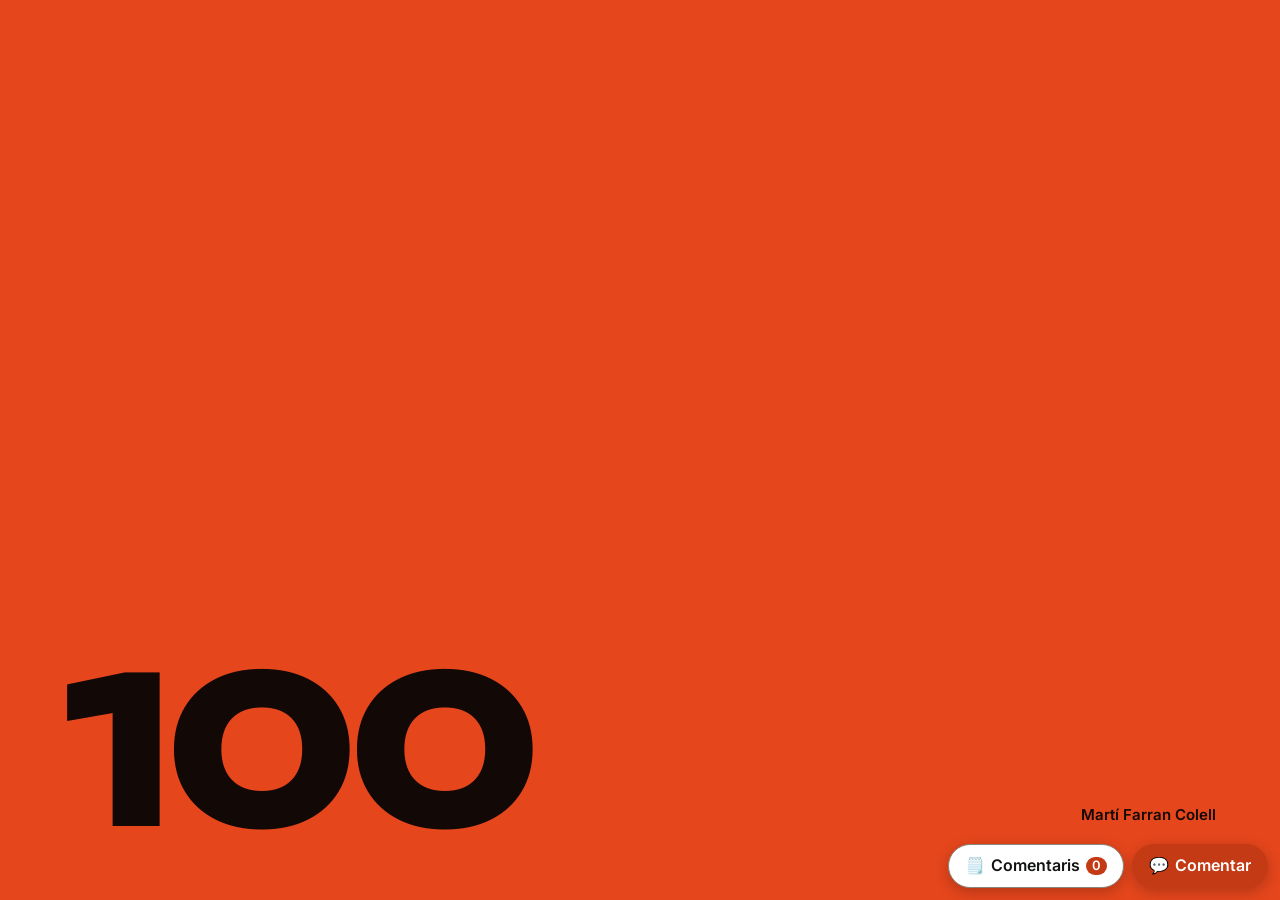
<file: revisio/index.html>
<!doctype html>
<html lang="ca">
<head>
<meta charset="utf-8">
<meta name="viewport" content="width=device-width, initial-scale=1">
<meta name="robots" content="noindex">
<title>Revisió · Portfoli</title>
<link rel="preconnect" href="https://fonts.googleapis.com">
<link rel="stylesheet" href="https://fonts.googleapis.com/css2?family=Inter:wght@400;600&display=swap">
<link rel="stylesheet" href="revisio.css">
</head>
<body>
<!-- Còpia per revisar index.html: mostra l'original tal qual i hi afegeix els comentaris (revisio.js). -->
<script src="revisio.js" data-pagina="index.html"></script>
</body>
</html>
</file>
<file: revisio/revisio.css>
/* Mode revisió: barra flotant, editor i llista de comentaris. Mateixos tokens que les pàgines. */
:root {
  --bg: #f6f3ee; --surface: #ffffff; --fg: #121413; --muted: #62605a; --line: #ddd7cd; --field: #8a857c;
  --accent: #c43a14; --accent-fg: #ffffff; --warn: #a3330f;
  --f-body: Inter, system-ui, -apple-system, "Segoe UI", sans-serif;
  color-scheme: light;
}
@media (prefers-color-scheme: dark) {
  :root:not([data-theme="light"]) {
    --bg: #0b0d0c; --surface: #161a18; --fg: #e8e2d6; --muted: #9a978f; --line: #2a302d; --field: #6a6862;
    --accent: #ff5a36; --accent-fg: #120806; --warn: #ff8a6b; color-scheme: dark;
  }
}
:root[data-theme="dark"] {
  --bg: #0b0d0c; --surface: #161a18; --fg: #e8e2d6; --muted: #9a978f; --line: #2a302d; --field: #6a6862;
    --accent: #ff5a36; --accent-fg: #120806; --warn: #ff8a6b; color-scheme: dark;
}
* { box-sizing: border-box; }
[hidden] { display: none !important; }
html, body { margin: 0; height: 100%; overflow: hidden; }
body { background: var(--bg); color: var(--fg); font: 16px/1.45 var(--f-body); }
:focus-visible { outline: 3px solid var(--accent); outline-offset: 2px; }
.sr { position: absolute; width: 1px; height: 1px; overflow: hidden; clip: rect(0 0 0 0); white-space: nowrap; }

#pagina { position: fixed; inset: 0; width: 100%; height: 100%; border: 0; display: block; }

/* Barra flotant */
.rv-bar {
  position: fixed; z-index: 10; right: max(12px, env(safe-area-inset-right, 0px)); bottom: max(12px, env(safe-area-inset-bottom, 0px));
  display: flex; flex-wrap: wrap; justify-content: flex-end; align-items: center; gap: 8px; max-width: calc(100% - 24px);
}
.rv-hint {
  margin: 0; padding: 8px 14px; border-radius: 12px; background: var(--fg); color: var(--bg);
  font-size: .875rem; font-weight: 600; box-shadow: 0 4px 14px rgba(0,0,0,.22);
}
.rv-bar > .rv-hint { flex-basis: auto; }
@media (max-width: 520px) { .rv-bar > .rv-hint { flex-basis: 100%; text-align: center; } }
.rv-btn {
  min-height: 44px; min-width: 44px; padding: 10px 16px; border-radius: 22px; border: 1px solid var(--field);
  background: var(--surface); color: var(--fg); font: 600 1rem/1.2 var(--f-body); cursor: pointer;
  display: inline-flex; align-items: center; justify-content: center; gap: 6px;
}
.rv-bar .rv-btn { box-shadow: 0 4px 14px rgba(0,0,0,.22); }
.rv-primary { background: var(--accent); color: var(--accent-fg); border-color: var(--accent); }
.rv-primary[aria-pressed="true"] { box-shadow: 0 0 0 3px var(--surface), 0 0 0 6px var(--accent); }
.rv-danger { color: var(--warn); border-color: var(--warn); }
.rv-small { min-height: 40px; padding: 8px 12px; font-size: .875rem; border-radius: 20px; }
.rv-icon { width: 44px; padding: 0; }
.rv-badge { min-width: 1.6em; padding: 1px 6px; border-radius: 999px; background: var(--accent); color: var(--accent-fg); font-size: .8125rem; text-align: center; }
@media (hover: hover) {
  .rv-btn:hover { border-color: var(--accent); }
}
@media (max-width: 420px) { .rv-lab { display: none; } }
@media (hover: none) { .rv-kbd { display: none; } }

/* Fulls (editor i llista): a baix al mòbil, al centre / al costat a l'escriptori */
.rv-sheet {
  border: 1px solid var(--line); background: var(--surface); color: var(--fg); padding: 20px;
  width: 100%; max-width: 100%; margin: auto 0 0; border-radius: 16px 16px 0 0; max-height: 85dvh; overflow: auto;
  padding-bottom: max(20px, env(safe-area-inset-bottom, 0px));
}
.rv-sheet::backdrop { background: rgba(10, 20, 28, .25); }
@media (min-width: 700px) {
  .rv-sheet { width: 480px; margin: auto; border-radius: 16px; box-shadow: 0 16px 48px rgba(0,0,0,.25); }
  .rv-side { margin: 0 0 0 auto; height: 100dvh; max-height: 100dvh; width: 420px; border-radius: 0; }
}
@media (prefers-reduced-motion: no-preference) {
  .rv-sheet[open] { animation: rv-in .18s ease-out; }
  @keyframes rv-in { from { opacity: 0; transform: translateY(12px); } }
}
.rv-sheet h2 { margin: 0 0 12px; font-size: 1.25rem; }
.rv-sheet h3 { margin: 20px 0 4px; font-size: 1rem; }
.rv-head { display: flex; align-items: center; justify-content: space-between; gap: 8px; }
.rv-head h2 { margin: 0; }
.rv-muted { color: var(--muted); font-size: .875rem; }
.rv-target { display: flex; gap: 8px; align-items: flex-start; justify-content: space-between; padding: 10px 12px; border-radius: 10px; background: var(--bg); margin-bottom: 14px; }
.rv-target p { margin: 0; min-width: 0; overflow-wrap: anywhere; font-size: .875rem; }
.rv-target code { font-size: .8125rem; }
.rv-target .rv-btn { flex: none; }
label[for="rv-text"] { display: block; font-weight: 600; margin-bottom: 6px; }
textarea {
  width: 100%; min-height: 110px; padding: 12px 14px; border: 1px solid var(--field); border-radius: 12px;
  background: var(--surface); color: var(--fg); font: inherit; resize: vertical;
}
.rv-actions { display: flex; gap: 8px; align-items: center; margin-top: 14px; }
.rv-wrap { flex-wrap: wrap; }
.rv-sp { flex: 1; }

#rv-items { list-style: none; margin: 12px 0 0; padding: 0; display: grid; gap: 8px; }
.rv-open {
  width: 100%; min-height: 44px; display: flex; gap: 10px; align-items: flex-start; text-align: left; padding: 10px 12px;
  border: 1px solid var(--line); border-radius: 12px; background: var(--surface); color: var(--fg); font: inherit; cursor: pointer;
}
@media (hover: hover) { .rv-open:hover { border-color: var(--accent); } }
.rv-n { flex: none; min-width: 26px; height: 26px; border-radius: 13px; background: var(--accent); color: var(--accent-fg); display: grid; place-items: center; font-weight: 600; font-size: .8125rem; }
.rv-body { display: grid; gap: 2px; min-width: 0; }
.rv-c { white-space: pre-wrap; overflow-wrap: anywhere; }
.rv-body .rv-muted { overflow-wrap: anywhere; }
#rv-others a { color: var(--accent); }
</file>
